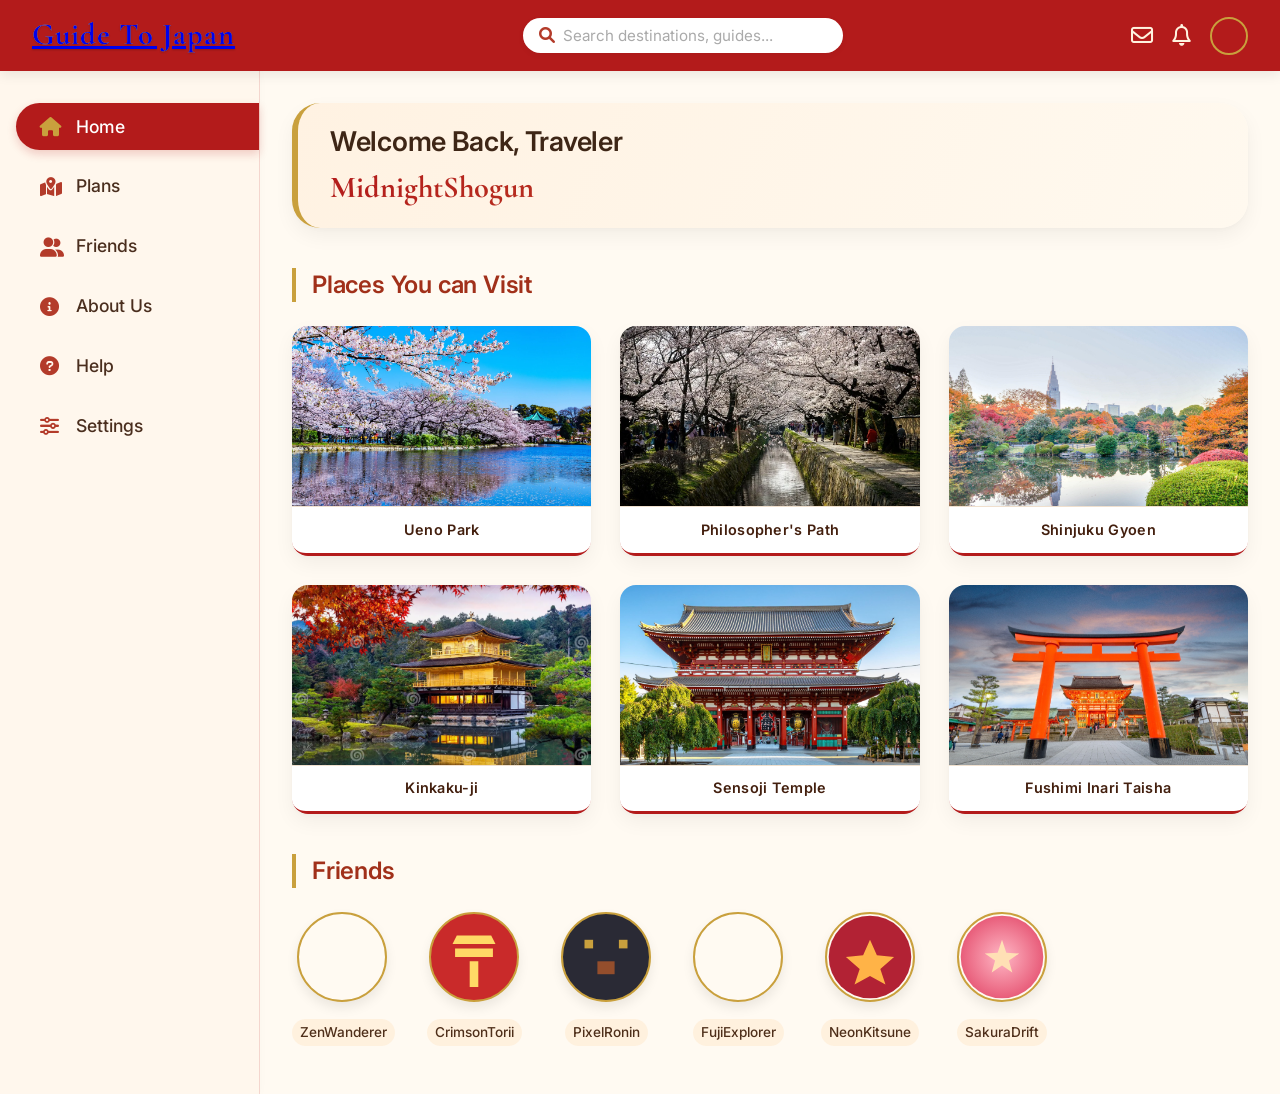
<file: index.html>
<!-- index.html -->
<!DOCTYPE html>
<html lang="en">
<head>
    <meta charset="UTF-8">
    <meta name="viewport" content="width=device-width, initial-scale=1.0, user-scalable=yes">
    <title>Guide To Japan - Dashboard</title>
    <!-- Font Awesome 6 -->
    <link rel="stylesheet" href="https://cdnjs.cloudflare.com/ajax/libs/font-awesome/6.0.0-beta3/css/all.min.css">
    <!-- Google Fonts -->
    <link href="https://fonts.googleapis.com/css2?family=Cormorant+Garamond:wght@600;700&family=Inter:opsz,wght@14..32,300;14..32,400;14..32,500;14..32,600&display=swap" rel="stylesheet">
    <!-- External CSS -->
    <link rel="stylesheet" href="indexstyle.css">
</head>
<body>

<header class="navbar">
    <div class="logo-area">
        <span class="logo-text"><a href="Login.html">Guide To Japan</a></span>
    </div>
    <div class="search-bar">
        <span class="search-icon"><i class="fas fa-search"></i></span>
        <input type="text" placeholder="Search destinations, guides...">
    </div>
    <div class="nav-utils">
        <button class="icon-btn" aria-label="Messages"><i class="far fa-envelope"></i></button>
        <button class="icon-btn" aria-label="Notifications"><i class="far fa-bell"></i></button>
        <a href="profile.html"><div class="user-avatar-small" title="MidnightShogun"></div></a>
    </div>
</header>

<div class="container">
    <aside class="sidebar">
        <nav>
            <a href="index.html" class="nav-item active"><i class="fas fa-home"></i> Home</a>
            <a href="plan.html" class="nav-item"><i class="fas fa-map-marked-alt"></i> Plans</a>
            <a href="friends.html" class="nav-item"><i class="fas fa-user-friends"></i> Friends</a>
            <a href="aboutus.html" class="nav-item"><i class="fas fa-info-circle"></i> About Us</a>
            <a href="help.html" class="nav-item"><i class="fas fa-question-circle"></i> Help</a>
            <a href="setting.html" class="nav-item"><i class="fas fa-sliders-h"></i> Settings</a>
        </nav>
    </aside>

    <main class="main-content">
        <section class="welcome-banner">
            <h1>Welcome Back, Traveler</h1>
            <div class="username">MidnightShogun</div>
        </section>

        <section class="content-group">
            <h3 class="section-title">Places You can Visit</h3>
            <div class="gallery-grid">
                <div class="location-card">
                    <img src="ueno park.webp" alt="Ueno Park cherry blossoms" loading="lazy">
                    <div class="label">Ueno Park</div>
                </div>
                <div class="location-card">
                    <img src="150331_Kyoto-Philosopher-Path-812893.webp" alt="Philosopher's Path Kyoto" loading="lazy">
                    <div class="label">Philosopher's Path</div>
                </div>
                <div class="location-card">
                    <img src="Autumn2013_Shinjuku_Gyoen_01-2048x1361 (1).jpg" alt="Shinjuku Gyoen Garden" loading="lazy">
                    <div class="label">Shinjuku Gyoen</div>
                </div>
                <div class="location-card">
                    <img src="golden-pavilion-kinkakuji-temple-autumn-kyoto-japan-golden-pavilion-kinkakuji-temple-autumn-kyoto-japan-160331880.webp" alt="Kinkaku-ji Golden Pavilion" loading="lazy">
                    <div class="label">Kinkaku-ji</div>
                </div>
                <div class="location-card">
                    <img src="Sensoji Temple.jpg" alt="Sensoji Temple Asakusa" loading="lazy">
                    <div class="label">Sensoji Temple</div>
                </div>
                <div class="location-card">
                    <img src="Fushimi.jpg" alt="Fushimi Inari Torii gates" loading="lazy">
                    <div class="label">Fushimi Inari Taisha</div>
                </div>
            </div>
        </section>

        <section class="content-group">
            <h3 class="section-title">Friends</h3>
            <div class="friends-row">
                <div class="friend-card">
                    <div class="avatar-circle" style="background-image: url('https://randomuser.me/api/portraits/men/15.jpg');"></div>
                    <div class="label">ZenWanderer</div>
                </div>
                <div class="friend-card">
                    <div class="avatar-circle" style="background-image: url('data:image/svg+xml,%3Csvg xmlns=\'http://www.w3.org/2000/svg\' viewBox=\'0 0 100 100\'%3E%3Crect width=\'100\' height=\'100\' fill=\'%23c92a2a\'/%3E%3Cpath fill=\'%23ffd966\' d=\'M25,35 L75,35 L70,25 L30,25 Z M28,40 L72,40 L72,50 L28,50 Z M45,55 L55,55 L55,85 L45,85 Z\'/%3E%3C/svg%3E'); background-size: cover;"></div>
                    <div class="label">CrimsonTorii</div>
                </div>
                <div class="friend-card">
                    <div class="avatar-circle" style="background-image: url('data:image/svg+xml,%3Csvg xmlns=\'http://www.w3.org/2000/svg\' viewBox=\'0 0 100 100\'%3E%3Crect width=\'100\' height=\'100\' fill=\'%232a2a35\'/%3E%3Crect x=\'25\' y=\'30\' width=\'10\' height=\'10\' fill=\'%23c9a03d\'/%3E%3Crect x=\'65\' y=\'30\' width=\'10\' height=\'10\' fill=\'%23c9a03d\'/%3E%3Crect x=\'40\' y=\'55\' width=\'20\' height=\'15\' fill=\'%23944e2c\'/%3E%3C/svg%3E'); background-size: cover;"></div>
                    <div class="label">PixelRonin</div>
                </div>
                <div class="friend-card">
                    <div class="avatar-circle" style="background-image: url('https://randomuser.me/api/portraits/women/68.jpg');"></div>
                    <div class="label">FujiExplorer</div>
                </div>
                <div class="friend-card">
                    <div class="avatar-circle" style="background-image: url('data:image/svg+xml,%3Csvg xmlns=\'http://www.w3.org/2000/svg\' viewBox=\'0 0 100 100\'%3E%3Ccircle cx=\'50\' cy=\'50\' r=\'48\' fill=\'%23b22234\'/%3E%3Cpath fill=\'%23ffb347\' d=\'M50 30 L58 48 L78 50 L62 64 L68 82 L50 72 L32 82 L38 64 L22 50 L42 48 Z\'/%3E%3C/svg%3E'); background-size: cover;"></div>
                    <div class="label">NeonKitsune</div>
                </div>
                <div class="friend-card">
                    <div class="avatar-circle" style="background-image: url('data:image/svg+xml,%3Csvg xmlns=\'http://www.w3.org/2000/svg\' viewBox=\'0 0 100 100\'%3E%3CradialGradient id=\'grad\'%3E%3Cstop offset=\'0%25\' stop-color=\'%23ffb7c5\'/%3E%3Cstop offset=\'100%25\' stop-color=\'%23e85d7a\'/%3E%3C/radialGradient%3E%3Ccircle cx=\'50\' cy=\'50\' r=\'48\' fill=\'url(%23grad)\'/%3E%3Cpath fill=\'%23ffe0b5\' d=\'M50 30 L55 45 L70 46 L58 54 L62 68 L50 60 L38 68 L42 54 L30 46 L45 45 Z\'/%3E%3C/svg%3E'); background-size: cover;"></div>
                    <div class="label">SakuraDrift</div>
                </div>
            </div>
        </section>
        <div class="footer-margin"></div>
    </main>
</div>
</body>
</html>
</file>
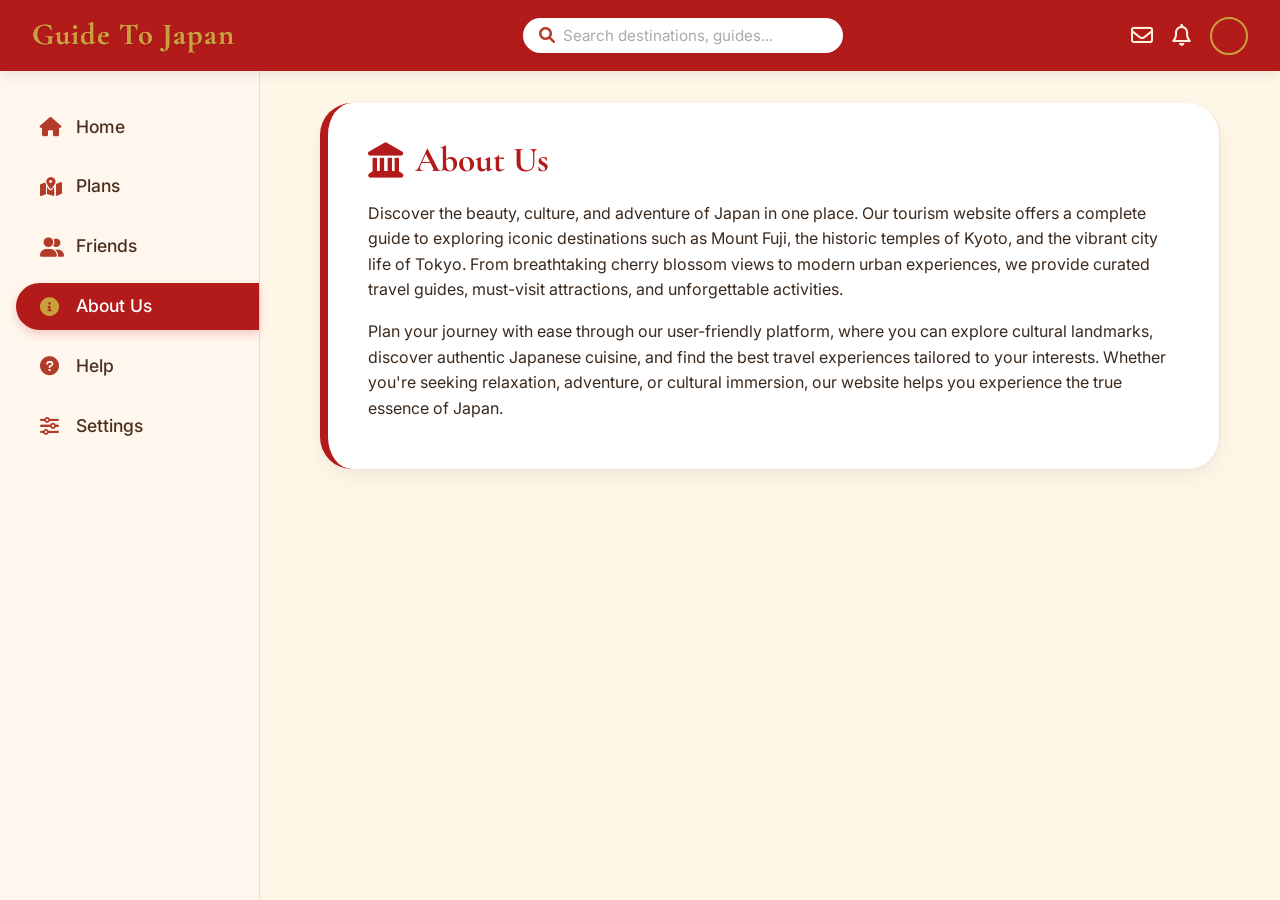
<file: aboutus.html>
<!DOCTYPE html>
<html lang="en">
<head>
    <meta charset="UTF-8">
    <meta name="viewport" content="width=device-width, initial-scale=1.0, user-scalable=yes">
    <title>Guide To Japan – About Us</title>
    <link rel="stylesheet" href="https://cdnjs.cloudflare.com/ajax/libs/font-awesome/6.0.0-beta3/css/all.min.css">
    <link href="https://fonts.googleapis.com/css2?family=Cormorant+Garamond:wght@600;700&family=Inter:opsz,wght@14..32,300;400;500;600&display=swap" rel="stylesheet">
    <link rel="stylesheet" href="aboutusstyle.css">
</head>
<body>

<header class="navbar">
    <div class="logo-area">
        <span class="logo-text">Guide To Japan</span>
    </div>
    <div class="search-bar">
        <span class="search-icon"><i class="fas fa-search"></i></span>
        <input type="text" placeholder="Search destinations, guides...">
    </div>
    <div class="nav-utils">
        <button class="icon-btn" aria-label="Messages"><i class="far fa-envelope"></i></button>
        <button class="icon-btn" aria-label="Notifications"><i class="far fa-bell"></i></button>
        <div class="user-avatar-small" title="MidnightShogun"></div>
    </div>
</header>

<div class="layout-wrapper">
    <aside class="main-sidebar">
        <nav>
            <a href="index.html" class="nav-item"><i class="fas fa-home"></i> Home</a>
            <a href="plan.html" class="nav-item"><i class="fas fa-map-marked-alt"></i> Plans</a>
            <a href="friends.html" class="nav-item"><i class="fas fa-user-friends"></i> Friends</a>
            <a href="aboutus.html" class="nav-item active"><i class="fas fa-info-circle"></i> About Us</a>
            <a href="help.html" class="nav-item"><i class="fas fa-question-circle"></i> Help</a>
            <a href="setting.html" class="nav-item"><i class="fas fa-sliders-h"></i> Settings</a>
        </nav>
    </aside>

    <main class="about-container">
        <div class="about-card">
            <h1><i class="fas fa-landmark"></i> About Us</h1>
            <p>Discover the beauty, culture, and adventure of Japan in one place. Our tourism website offers a complete guide to exploring iconic destinations such as Mount Fuji, the historic temples of Kyoto, and the vibrant city life of Tokyo. From breathtaking cherry blossom views to modern urban experiences, we provide curated travel guides, must-visit attractions, and unforgettable activities.</p>
            <p>Plan your journey with ease through our user-friendly platform, where you can explore cultural landmarks, discover authentic Japanese cuisine, and find the best travel experiences tailored to your interests. Whether you're seeking relaxation, adventure, or cultural immersion, our website helps you experience the true essence of Japan.</p>
        </div>
    </main>
</div>

</body>
</html>
</file>
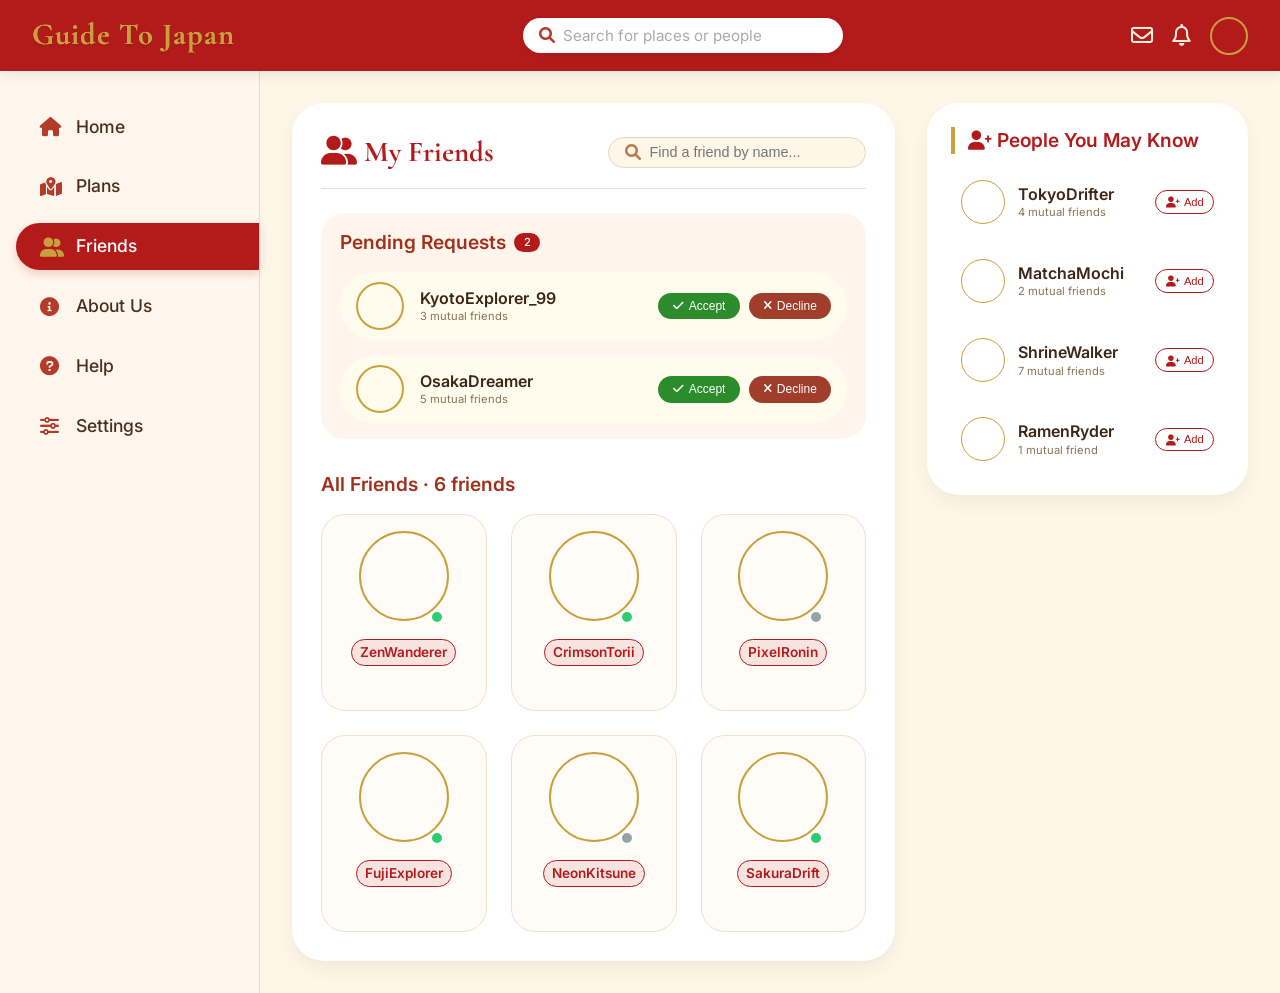
<file: friends.html>
<!DOCTYPE html>
<html lang="en">
<head>
    <meta charset="UTF-8">
    <meta name="viewport" content="width=device-width, initial-scale=1.0, user-scalable=yes">
    <title>Guide To Japan – Friends</title>
    <link rel="stylesheet" href="https://cdnjs.cloudflare.com/ajax/libs/font-awesome/6.0.0-beta3/css/all.min.css">
    <link href="https://fonts.googleapis.com/css2?family=Cormorant+Garamond:wght@600;700&family=Inter:opsz,wght@14..32,300;400;500;600&display=swap" rel="stylesheet">
    <link rel="stylesheet" href="friendstyle.css">
</head>
<body>

<header class="navbar">
    <div class="logo-area">
        <span class="logo-text">Guide To Japan</span>
    </div>
    <div class="search-bar">
        <span class="search-icon"><i class="fas fa-search"></i></span>
        <input type="text" placeholder="Search for places or people">
    </div>
    <div class="nav-utils">
        <button class="icon-btn" aria-label="Messages"><i class="far fa-envelope"></i></button>
        <button class="icon-btn" aria-label="Notifications"><i class="far fa-bell"></i></button>
        <div class="user-avatar-small" title="MidnightShogun"></div>
    </div>
</header>

<div class="layout-wrapper">
    <aside class="main-sidebar">
        <nav>
            <a href="index.html" class="nav-item"><i class="fas fa-home"></i> Home</a>
            <a href="plan.html" class="nav-item"><i class="fas fa-map-marked-alt"></i> Plans</a>
            <a href="friends.html" class="nav-item active"><i class="fas fa-user-friends"></i> Friends</a>
            <a href="aboutus.html" class="nav-item"><i class="fas fa-info-circle"></i> About Us</a>
            <a href="help.html" class="nav-item"><i class="fas fa-question-circle"></i> Help</a>
            <a href="setting.html" class="nav-item"><i class="fas fa-sliders-h"></i> Settings</a>
        </nav>
    </aside>

    <main class="friends-container">
        <div class="friends-main">
            <div class="friends-header">
                <h1><i class="fas fa-user-friends"></i> My Friends</h1>
                <div class="friend-search">
                    <i class="fas fa-search"></i>
                    <input type="text" placeholder="Find a friend by name...">
                </div>
            </div>

            <div class="pending-requests">
                <h3>Pending Requests <span class="badge">2</span></h3>
                <div class="request-list">
                    <div class="request-item">
                        <div class="req-avatar" style="background-image: url('https://randomuser.me/api/portraits/women/44.jpg');"></div>
                        <div class="req-info">
                            <span class="req-name">KyotoExplorer_99</span>
                            <span class="req-mutual">3 mutual friends</span>
                        </div>
                        <div class="req-actions">
                            <button class="accept-btn"><i class="fas fa-check"></i> Accept</button>
                            <button class="decline-btn"><i class="fas fa-times"></i> Decline</button>
                        </div>
                    </div>
                    <div class="request-item">
                        <div class="req-avatar" style="background-image: url('https://randomuser.me/api/portraits/men/55.jpg');"></div>
                        <div class="req-info">
                            <span class="req-name">OsakaDreamer</span>
                            <span class="req-mutual">5 mutual friends</span>
                        </div>
                        <div class="req-actions">
                            <button class="accept-btn"><i class="fas fa-check"></i> Accept</button>
                            <button class="decline-btn"><i class="fas fa-times"></i> Decline</button>
                        </div>
                    </div>
                </div>
            </div>

            <div class="friends-section">
                <h3>All Friends · <span>6 friends</span></h3>
                <div class="friends-grid">
                    <div class="friend-card">
                        <div class="avatar-wrapper">
                            <div class="avatar-circle online" style="background-image: url('https://randomuser.me/api/portraits/men/32.jpg');"></div>
                            <span class="status-dot online"></span>
                        </div>
                        <div class="friend-label">ZenWanderer</div>
                        <div class="hover-actions">
                            <button class="action-btn" title="Message"><i class="far fa-envelope"></i></button>
                            <button class="action-btn" title="View Profile"><i class="far fa-user"></i></button>
                        </div>
                    </div>
                    <div class="friend-card">
                        <div class="avatar-wrapper">
                            <div class="avatar-circle online" style="background-image: url('https://randomuser.me/api/portraits/men/22.jpg');"></div>
                            <span class="status-dot online"></span>
                        </div>
                        <div class="friend-label">CrimsonTorii</div>
                        <div class="hover-actions">
                            <button class="action-btn"><i class="far fa-envelope"></i></button>
                            <button class="action-btn"><i class="far fa-user"></i></button>
                        </div>
                    </div>
                    <div class="friend-card">
                        <div class="avatar-wrapper">
                            <div class="avatar-circle offline" style="background-image: url('https://randomuser.me/api/portraits/men/41.jpg');"></div>
                            <span class="status-dot offline"></span>
                        </div>
                        <div class="friend-label">PixelRonin</div>
                        <div class="hover-actions">
                            <button class="action-btn"><i class="far fa-envelope"></i></button>
                            <button class="action-btn"><i class="far fa-user"></i></button>
                        </div>
                    </div>
                    <div class="friend-card">
                        <div class="avatar-wrapper">
                            <div class="avatar-circle online" style="background-image: url('https://randomuser.me/api/portraits/women/68.jpg');"></div>
                            <span class="status-dot online"></span>
                        </div>
                        <div class="friend-label">FujiExplorer</div>
                        <div class="hover-actions">
                            <button class="action-btn"><i class="far fa-envelope"></i></button>
                            <button class="action-btn"><i class="far fa-user"></i></button>
                        </div>
                    </div>
                    <div class="friend-card">
                        <div class="avatar-wrapper">
                            <div class="avatar-circle offline" style="background-image: url('https://randomuser.me/api/portraits/women/33.jpg');"></div>
                            <span class="status-dot offline"></span>
                        </div>
                        <div class="friend-label">NeonKitsune</div>
                        <div class="hover-actions">
                            <button class="action-btn"><i class="far fa-envelope"></i></button>
                            <button class="action-btn"><i class="far fa-user"></i></button>
                        </div>
                    </div>
                    <div class="friend-card">
                        <div class="avatar-wrapper">
                            <div class="avatar-circle online" style="background-image: url('https://randomuser.me/api/portraits/men/97.jpg');"></div>
                            <span class="status-dot online"></span>
                        </div>
                        <div class="friend-label">SakuraDrift</div>
                        <div class="hover-actions">
                            <button class="action-btn"><i class="far fa-envelope"></i></button>
                            <button class="action-btn"><i class="far fa-user"></i></button>
                        </div>
                    </div>
                </div>
            </div>
        </div>

        <aside class="suggestions-sidebar">
            <h3><i class="fas fa-user-plus"></i> People You May Know</h3>
            <div class="suggestion-list">
                <div class="suggest-item">
                    <div class="suggest-avatar" style="background-image: url('https://randomuser.me/api/portraits/men/12.jpg');"></div>
                    <div class="suggest-info">
                        <span class="suggest-name">TokyoDrifter</span>
                        <span class="suggest-mutual">4 mutual friends</span>
                    </div>
                    <button class="add-friend-btn"><i class="fas fa-user-plus"></i> Add</button>
                </div>
                <div class="suggest-item">
                    <div class="suggest-avatar" style="background-image: url('https://randomuser.me/api/portraits/women/29.jpg');"></div>
                    <div class="suggest-info">
                        <span class="suggest-name">MatchaMochi</span>
                        <span class="suggest-mutual">2 mutual friends</span>
                    </div>
                    <button class="add-friend-btn"><i class="fas fa-user-plus"></i> Add</button>
                </div>
                <div class="suggest-item">
                    <div class="suggest-avatar" style="background-image: url('https://randomuser.me/api/portraits/men/77.jpg');"></div>
                    <div class="suggest-info">
                        <span class="suggest-name">ShrineWalker</span>
                        <span class="suggest-mutual">7 mutual friends</span>
                    </div>
                    <button class="add-friend-btn"><i class="fas fa-user-plus"></i> Add</button>
                </div>
                <div class="suggest-item">
                    <div class="suggest-avatar" style="background-image: url('https://randomuser.me/api/portraits/women/91.jpg');"></div>
                    <div class="suggest-info">
                        <span class="suggest-name">RamenRyder</span>
                        <span class="suggest-mutual">1 mutual friend</span>
                    </div>
                    <button class="add-friend-btn"><i class="fas fa-user-plus"></i> Add</button>
                </div>
            </div>
        </aside>
    </main>
</div>

</body>
</html>
</file>
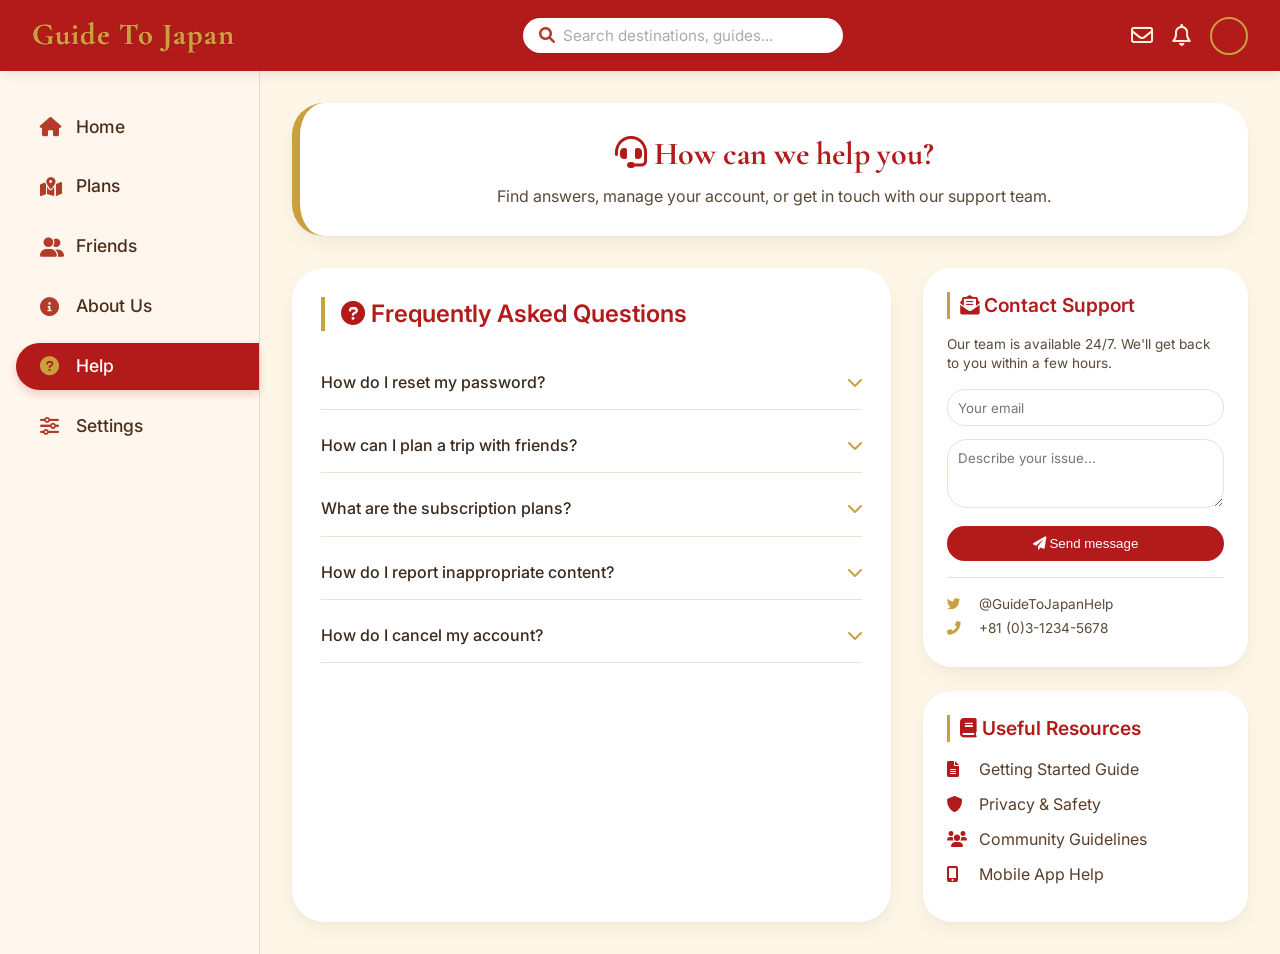
<file: help.html>
<!DOCTYPE html>
<html lang="en">
<head>
    <meta charset="UTF-8">
    <meta name="viewport" content="width=device-width, initial-scale=1.0, user-scalable=yes">
    <title>Guide To Japan – Help Center</title>
    <link rel="stylesheet" href="https://cdnjs.cloudflare.com/ajax/libs/font-awesome/6.0.0-beta3/css/all.min.css">
    <link href="https://fonts.googleapis.com/css2?family=Cormorant+Garamond:wght@600;700&family=Inter:opsz,wght@14..32,300;400;500;600&display=swap" rel="stylesheet">
    <link rel="stylesheet" href="helpstyle.css">
</head>
<body>

<header class="navbar">
    <div class="logo-area">
        <span class="logo-text">Guide To Japan</span>
    </div>
    <div class="search-bar">
        <span class="search-icon"><i class="fas fa-search"></i></span>
        <input type="text" placeholder="Search destinations, guides...">
    </div>
    <div class="nav-utils">
        <button class="icon-btn" aria-label="Messages"><i class="far fa-envelope"></i></button>
        <button class="icon-btn" aria-label="Notifications"><i class="far fa-bell"></i></button>
        <div class="user-avatar-small" title="MidnightShogun"></div>
    </div>
</header>

<div class="layout-wrapper">
    <aside class="main-sidebar">
        <nav>
            <a href="index.html" class="nav-item"><i class="fas fa-home"></i> Home</a>
            <a href="plan.html" class="nav-item"><i class="fas fa-map-marked-alt"></i> Plans</a>
            <a href="friends.html" class="nav-item"><i class="fas fa-user-friends"></i> Friends</a>
            <a href="aboutus.html" class="nav-item"><i class="fas fa-info-circle"></i> About Us</a>
            <a href="help.html" class="nav-item active"><i class="fas fa-question-circle"></i> Help</a>
            <a href="setting.html" class="nav-item"><i class="fas fa-sliders-h"></i> Settings</a>
        </nav>
    </aside>

    <main class="help-container">
        <div class="help-header">
            <h1><i class="fas fa-headset"></i> How can we help you?</h1>
            <p>Find answers, manage your account, or get in touch with our support team.</p>
        </div>

        <div class="help-content">
            <div class="faq-section">
                <h2><i class="fas fa-question-circle"></i> Frequently Asked Questions</h2>
                
                <div class="faq-item">
                    <div class="faq-question">
                        <span>How do I reset my password?</span>
                        <i class="fas fa-chevron-down"></i>
                    </div>
                    <div class="faq-answer">
                        <p>Go to <strong>Settings → Account</strong> and click "Update" next to your password. You'll receive a verification email to set a new password. Alternatively, use the "Forgot password" link on the login page.</p>
                    </div>
                </div>

                <div class="faq-item">
                    <div class="faq-question">
                        <span>How can I plan a trip with friends?</span>
                        <i class="fas fa-chevron-down"></i>
                    </div>
                    <div class="faq-answer">
                        <p>Navigate to the <strong>Plans</strong> tab, build your itinerary, and then use the "Share with friends" option inside the plan. Your friends can comment and suggest changes.</p>
                    </div>
                </div>

                <div class="faq-item">
                    <div class="faq-question">
                        <span>What are the subscription plans?</span>
                        <i class="fas fa-chevron-down"></i>
                    </div>
                    <div class="faq-answer">
                        <p>We offer a free Basic plan with core features. Premium plans (Explorer, Wanderer) unlock offline maps, priority support, and exclusive travel guides. Check <strong>Settings → Subscription</strong> for details.</p>
                    </div>
                </div>

                <div class="faq-item">
                    <div class="faq-question">
                        <span>How do I report inappropriate content?</span>
                        <i class="fas fa-chevron-down"></i>
                    </div>
                    <div class="faq-answer">
                        <p>Click the flag icon (🟨) on any post or comment. Our moderation team will review it within 24 hours. You can also email <strong>support@guidetojapan.com</strong> directly.</p>
                    </div>
                </div>

                <div class="faq-item">
                    <div class="faq-question">
                        <span>How do I cancel my account?</span>
                        <i class="fas fa-chevron-down"></i>
                    </div>
                    <div class="faq-answer">
                        <p>Visit <strong>Settings → Account → Delete Account</strong>. You'll be asked to confirm your decision. Data deletion is permanent after 30 days of inactivity.</p>
                    </div>
                </div>
            </div>

            <div class="support-section">
                <div class="contact-card">
                    <h3><i class="fas fa-envelope-open-text"></i> Contact Support</h3>
                    <p>Our team is available 24/7. We'll get back to you within a few hours.</p>
                    <form id="support-form">
                        <input type="text" placeholder="Your email" required>
                        <textarea rows="3" placeholder="Describe your issue..." required></textarea>
                        <button type="submit"><i class="fas fa-paper-plane"></i> Send message</button>
                    </form>
                    <div class="alt-contact">
                        <p><i class="fab fa-twitter"></i> @GuideToJapanHelp</p>
                        <p><i class="fas fa-phone-alt"></i> +81 (0)3-1234-5678</p>
                    </div>
                </div>

                <div class="resources-card">
                    <h3><i class="fas fa-book"></i> Useful Resources</h3>
                    <ul>
                        <li><a href="#"><i class="fas fa-file-alt"></i> Getting Started Guide</a></li>
                        <li><a href="#"><i class="fas fa-shield-alt"></i> Privacy & Safety</a></li>
                        <li><a href="#"><i class="fas fa-users"></i> Community Guidelines</a></li>
                        <li><a href="#"><i class="fas fa-mobile-alt"></i> Mobile App Help</a></li>
                    </ul>
                </div>
            </div>
        </div>
    </main>
</div>

<script>
    const faqQuestions = document.querySelectorAll('.faq-question');
    faqQuestions.forEach(question => {
        question.addEventListener('click', () => {
            const faqItem = question.parentElement;
            faqItem.classList.toggle('open');
        });
    });

    const supportForm = document.getElementById('support-form');
    supportForm.addEventListener('submit', (e) => {
        e.preventDefault();
        alert('Your message has been sent! Our support team will reply soon.');
        supportForm.reset();
    });
</script>
</body>
</html>
</file>
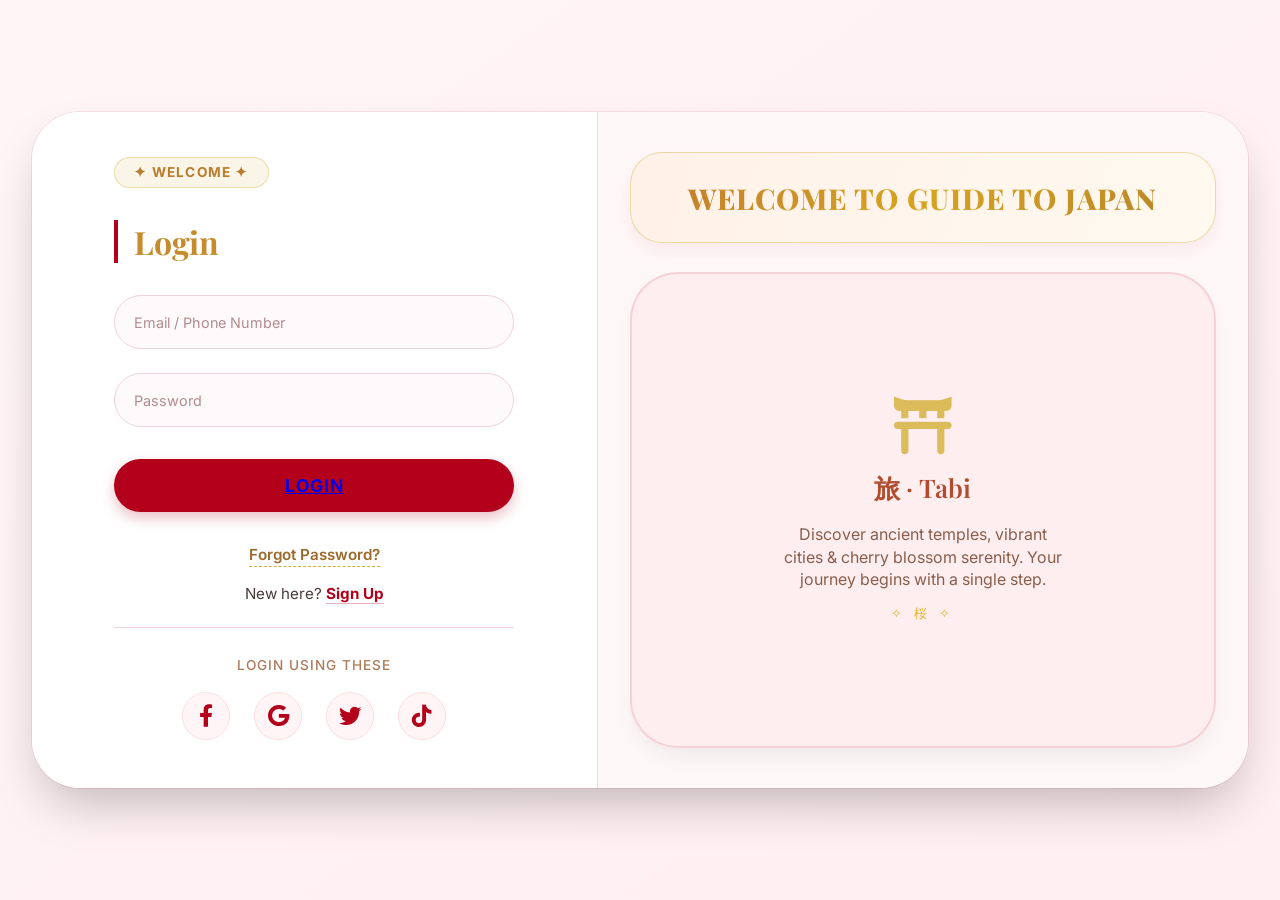
<file: Login.html>
<!DOCTYPE html>
<html lang="en">
<head>
    <meta charset="UTF-8">
    <meta name="viewport" content="width=device-width, initial-scale=1.0, user-scalable=yes">
    <title>Guide to Japan | Authentic Login Experience</title>
    <link href="https://fonts.googleapis.com/css2?family=Inter:opsz,wght@14..32,300;14..32,400;14..32,500;14..32,600;14..32,700&family=Playfair+Display:wght@400;500;600;700;800&display=swap" rel="stylesheet">
    <link rel="stylesheet" href="https://cdnjs.cloudflare.com/ajax/libs/font-awesome/6.0.0-beta3/css/all.min.css">
    <link rel="stylesheet" href="loginstyle.css">
</head>
<body>

<div class="japan-login-container">
    <div class="auth-sidebar">
        <div class="auth-card">
            <div class="login-header-badge">✦ Welcome  ✦</div>
            <div class="auth-gold-title">Login</div>

            <div class="input-group">
                <input type="text" class="input-field" placeholder="Email / Phone Number" aria-label="Email or phone number">
            </div>
            <div class="input-group">
                <input type="password" class="input-field" placeholder="Password" aria-label="Password">
            </div>

            <button class="login-btn"><a href="index.html">LOGIN</a></button>

            <div class="forgot-password">
                <a href="#">Forgot Password?</a>
            </div>

            <div class="signup-row">
                <span>New here? </span><a href="signup.html">Sign Up</a>
            </div>

            <div class="social-section">
                <span class="social-label">Login Using These</span>
                <div class="social-icons">
                    <a href="#" class="social-icon" aria-label="Facebook"><i class="fab fa-facebook-f"></i></a>
                    <a href="#" class="social-icon" aria-label="Google"><i class="fab fa-google"></i></a>
                    <a href="#" class="social-icon" aria-label="X (Twitter)"><i class="fab fa-twitter"></i></a>
                    <a href="#" class="social-icon" aria-label="TikTok"><i class="fab fa-tiktok"></i></a>
                </div>
            </div>
        </div>
    </div>

    <div class="branding-area">
        <div class="welcome-banner">
            <h1>WELCOME TO GUIDE TO JAPAN</h1>
        </div>

        <div class="empty-visual-container">
            <div class="placeholder-content">
                <i class="fas fa-torii-gate"></i>
                <h3>旅 · Tabi</h3>
                <p>Discover ancient temples, vibrant cities & cherry blossom serenity. Your journey begins with a single step.</p>
                <div class="decorative-sakura">
                    ✧ 桜 ✧
                </div>
            </div>
        </div>
    </div>
</div>

</body>
</html>
</file>
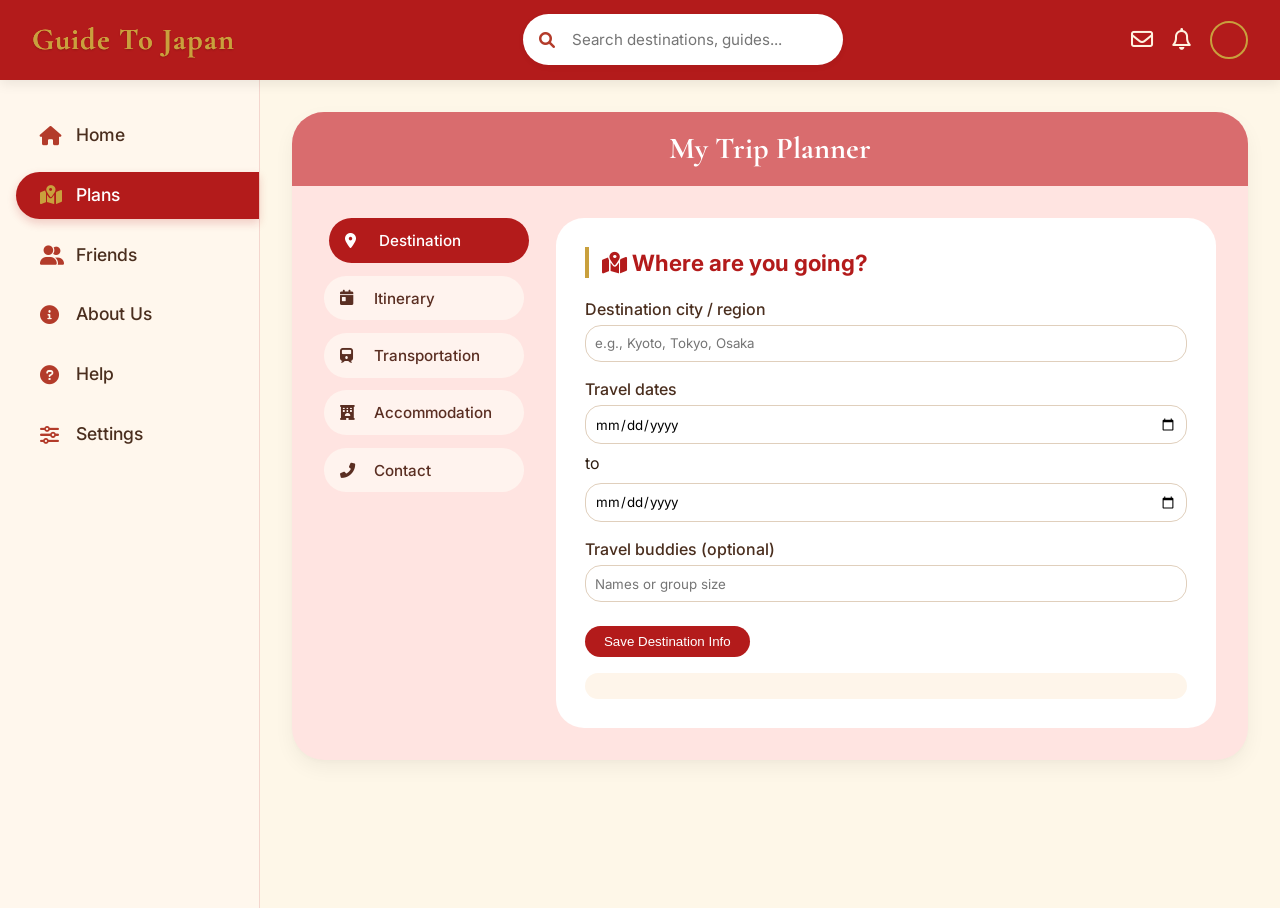
<file: plan.html>
<!DOCTYPE html>
<html lang="en">
<head>
    <meta charset="UTF-8">
    <meta name="viewport" content="width=device-width, initial-scale=1.0, user-scalable=yes">
    <title>Guide To Japan – Plan Your Trip</title>
    <link rel="stylesheet" href="https://cdnjs.cloudflare.com/ajax/libs/font-awesome/6.0.0-beta3/css/all.min.css">
    <link href="https://fonts.googleapis.com/css2?family=Cormorant+Garamond:wght@600;700&family=Inter:opsz,wght@14..32,300;400;500;600&display=swap" rel="stylesheet">
    <link rel="stylesheet" href="planstyle.css">
</head>
<body>

<header class="navbar">
    <div class="logo-area">
        <span class="logo-text">Guide To Japan</span>
    </div>
    <div class="search-bar">
        <span class="search-icon"><i class="fas fa-search"></i></span>
        <input type="text" placeholder="Search destinations, guides...">
    </div>
    <div class="nav-utils">
        <button class="icon-btn" aria-label="Messages"><i class="far fa-envelope"></i></button>
        <button class="icon-btn" aria-label="Notifications"><i class="far fa-bell"></i></button>
        <div class="user-avatar-small" title="MidnightShogun"></div>
    </div>
</header>

<div class="layout-wrapper">
    <aside class="main-sidebar">
        <nav>
            <a href="index.html" class="nav-item"><i class="fas fa-home"></i> Home</a>
            <a href="plan.html" class="nav-item active"><i class="fas fa-map-marked-alt"></i> Plans</a>
            <a href="friends.html" class="nav-item"><i class="fas fa-user-friends"></i> Friends</a>
            <a href="aboutus.html" class="nav-item"><i class="fas fa-info-circle"></i> About Us</a>
            <a href="help.html" class="nav-item"><i class="fas fa-question-circle"></i> Help</a>
            <a href="setting.html" class="nav-item"><i class="fas fa-sliders-h"></i> Settings</a>
        </nav>
    </aside>

    <main class="planning-container">
        <div class="planning-card">
            <div class="planning-header">My Trip Planner</div>
            <div class="planning-body">
                <div class="planning-submenu">
                    <button class="submenu-btn active" data-section="destination"><i class="fas fa-map-marker-alt"></i> Destination</button>
                    <button class="submenu-btn" data-section="itinerary"><i class="fas fa-calendar-day"></i> Itinerary</button>
                    <button class="submenu-btn" data-section="transport"><i class="fas fa-train"></i> Transportation</button>
                    <button class="submenu-btn" data-section="accommodation"><i class="fas fa-hotel"></i> Accommodation</button>
                    <button class="submenu-btn" data-section="contact"><i class="fas fa-phone-alt"></i> Contact</button>
                </div>
                
                <div class="planning-content" id="planning-content">
                    <div id="destination-panel" class="plan-panel active-panel">
                        <h3><i class="fas fa-map-marked-alt"></i> Where are you going?</h3>
                        <div class="form-group">
                            <label>Destination city / region</label>
                            <input type="text" id="dest-city" placeholder="e.g., Kyoto, Tokyo, Osaka">
                        </div>
                        <div class="form-group">
                            <label>Travel dates</label>
                            <div class="date-range">
                                <input type="date" id="start-date"> to <input type="date" id="end-date">
                            </div>
                        </div>
                        <div class="form-group">
                            <label>Travel buddies (optional)</label>
                            <input type="text" id="travel-buddies" placeholder="Names or group size">
                        </div>
                        <button class="save-btn" id="save-destination">Save Destination Info</button>
                        <div class="saved-info" id="saved-destination"></div>
                    </div>

                    <div id="itinerary-panel" class="plan-panel">
                        <h3><i class="fas fa-list-ul"></i> Daily Itinerary</h3>
                        <div class="itinerary-form">
                            <input type="text" id="day-title" placeholder="Day title (e.g., Day 1 – Arrival)">
                            <textarea id="day-activities" rows="2" placeholder="Activities, sights, meals..."></textarea>
                            <button id="add-itinerary-item" class="add-btn"><i class="fas fa-plus"></i> Add activity</button>
                        </div>
                        <ul id="itinerary-list" class="itinerary-list"></ul>
                    </div>

                    <div id="transport-panel" class="plan-panel">
                        <h3><i class="fas fa-exchange-alt"></i> Getting around</h3>
                        <div class="form-group">
                            <label>Main transport method</label>
                            <select id="transport-mode">
                                <option value="train">Train / Shinkansen</option>
                                <option value="bus">Highway Bus</option>
                                <option value="car">Car Rental</option>
                                <option value="plane">Domestic Flight</option>
                            </select>
                        </div>
                        <div class="form-group">
                            <label>Notes / Reservations</label>
                            <textarea id="transport-notes" rows="2" placeholder="e.g., JR Pass activated, flight number..."></textarea>
                        </div>
                        <button id="save-transport" class="save-btn">Save transportation details</button>
                        <div id="saved-transport" class="saved-info"></div>
                    </div>

                    <div id="accommodation-panel" class="plan-panel">
                        <h3><i class="fas fa-bed"></i> Where to stay</h3>
                        <div class="form-group">
                            <label>Hotel / Ryokan name</label>
                            <input type="text" id="accommodation-name" placeholder="e.g., The Gate Hotel">
                        </div>
                        <div class="form-group">
                            <label>Address</label>
                            <input type="text" id="accommodation-address" placeholder="District, city">
                        </div>
                        <div class="form-group">
                            <label>Check-in / Check-out</label>
                            <div class="date-range">
                                <input type="date" id="checkin"> to <input type="date" id="checkout">
                            </div>
                        </div>
                        <button id="save-accommodation" class="save-btn">Save accommodation</button>
                        <div id="saved-accommodation" class="saved-info"></div>
                    </div>

                    <div id="contact-panel" class="plan-panel">
                        <h3><i class="fas fa-address-book"></i> Emergency & Contacts</h3>
                        <div class="form-group">
                            <label>Emergency contact name</label>
                            <input type="text" id="emergency-name">
                        </div>
                        <div class="form-group">
                            <label>Phone number</label>
                            <input type="tel" id="emergency-phone">
                        </div>
                        <div class="form-group">
                            <label>Local embassy / tourist police</label>
                            <input type="text" id="local-help" placeholder="e.g., +81-xxx-xxx">
                        </div>
                        <button id="save-contacts" class="save-btn">Save contacts</button>
                        <div id="saved-contacts" class="saved-info"></div>
                    </div>
                </div>
            </div>
        </div>
    </main>
</div>

<script>
    let planData = {
        destination: { city: "", start: "", end: "", buddies: "" },
        itinerary: [],
        transport: { mode: "train", notes: "" },
        accommodation: { name: "", address: "", checkin: "", checkout: "" },
        contact: { emergencyName: "", emergencyPhone: "", localHelp: "" }
    };

    function loadData() {
        const saved = localStorage.getItem("guideToJapan_plan");
        if (saved) {
            planData = JSON.parse(saved);
        }
        renderAllPanels();
    }

    function saveToLocal() {
        localStorage.setItem("guideToJapan_plan", JSON.stringify(planData));
    }

    function renderAllPanels() {
        const destDiv = document.getElementById("saved-destination");
        if (planData.destination.city) {
            destDiv.innerHTML = `<strong>📍 Saved:</strong> ${planData.destination.city} (${planData.destination.start || "?"} to ${planData.destination.end || "?"})<br>👥 ${planData.destination.buddies || "No buddies specified"}`;
        } else {
            destDiv.innerHTML = "";
        }
        document.getElementById("dest-city").value = planData.destination.city;
        document.getElementById("start-date").value = planData.destination.start;
        document.getElementById("end-date").value = planData.destination.end;
        document.getElementById("travel-buddies").value = planData.destination.buddies;

        const itineraryList = document.getElementById("itinerary-list");
        itineraryList.innerHTML = "";
        planData.itinerary.forEach((item, idx) => {
            const li = document.createElement("li");
            li.innerHTML = `<strong>${item.title}</strong><p>${item.activities}</p><button class="delete-itinerary" data-idx="${idx}"><i class="fas fa-trash"></i></button>`;
            itineraryList.appendChild(li);
        });
        document.querySelectorAll(".delete-itinerary").forEach(btn => {
            btn.addEventListener("click", (e) => {
                const idx = parseInt(btn.getAttribute("data-idx"));
                planData.itinerary.splice(idx, 1);
                saveToLocal();
                renderAllPanels();
            });
        });

        document.getElementById("transport-mode").value = planData.transport.mode;
        document.getElementById("transport-notes").value = planData.transport.notes;
        const transportDiv = document.getElementById("saved-transport");
        if (planData.transport.mode || planData.transport.notes) {
            transportDiv.innerHTML = `<strong>🚗 Transport:</strong> ${planData.transport.mode}<br>📝 ${planData.transport.notes || "No notes"}`;
        } else transportDiv.innerHTML = "";

        document.getElementById("accommodation-name").value = planData.accommodation.name;
        document.getElementById("accommodation-address").value = planData.accommodation.address;
        document.getElementById("checkin").value = planData.accommodation.checkin;
        document.getElementById("checkout").value = planData.accommodation.checkout;
        const accDiv = document.getElementById("saved-accommodation");
        if (planData.accommodation.name) {
            accDiv.innerHTML = `<strong>🏨 Stay:</strong> ${planData.accommodation.name}<br>📍 ${planData.accommodation.address}<br>📅 ${planData.accommodation.checkin} → ${planData.accommodation.checkout}`;
        } else accDiv.innerHTML = "";

        document.getElementById("emergency-name").value = planData.contact.emergencyName;
        document.getElementById("emergency-phone").value = planData.contact.emergencyPhone;
        document.getElementById("local-help").value = planData.contact.localHelp;
        const contactDiv = document.getElementById("saved-contacts");
        if (planData.contact.emergencyName) {
            contactDiv.innerHTML = `<strong>📞 Emergency:</strong> ${planData.contact.emergencyName} (${planData.contact.emergencyPhone})<br>🆘 Local: ${planData.contact.localHelp || "—"}`;
        } else contactDiv.innerHTML = "";
    }

    document.getElementById("save-destination").addEventListener("click", () => {
        planData.destination.city = document.getElementById("dest-city").value;
        planData.destination.start = document.getElementById("start-date").value;
        planData.destination.end = document.getElementById("end-date").value;
        planData.destination.buddies = document.getElementById("travel-buddies").value;
        saveToLocal();
        renderAllPanels();
        alert("Destination saved!");
    });

    document.getElementById("add-itinerary-item").addEventListener("click", () => {
        const title = document.getElementById("day-title").value.trim();
        const acts = document.getElementById("day-activities").value.trim();
        if (!title && !acts) return;
        planData.itinerary.push({ title: title || "Untitled day", activities: acts || "No details" });
        saveToLocal();
        renderAllPanels();
        document.getElementById("day-title").value = "";
        document.getElementById("day-activities").value = "";
    });

    document.getElementById("save-transport").addEventListener("click", () => {
        planData.transport.mode = document.getElementById("transport-mode").value;
        planData.transport.notes = document.getElementById("transport-notes").value;
        saveToLocal();
        renderAllPanels();
        alert("Transportation saved!");
    });

    document.getElementById("save-accommodation").addEventListener("click", () => {
        planData.accommodation.name = document.getElementById("accommodation-name").value;
        planData.accommodation.address = document.getElementById("accommodation-address").value;
        planData.accommodation.checkin = document.getElementById("checkin").value;
        planData.accommodation.checkout = document.getElementById("checkout").value;
        saveToLocal();
        renderAllPanels();
        alert("Accommodation saved!");
    });

    document.getElementById("save-contacts").addEventListener("click", () => {
        planData.contact.emergencyName = document.getElementById("emergency-name").value;
        planData.contact.emergencyPhone = document.getElementById("emergency-phone").value;
        planData.contact.localHelp = document.getElementById("local-help").value;
        saveToLocal();
        renderAllPanels();
        alert("Contact info saved!");
    });

    const submenuBtns = document.querySelectorAll('.submenu-btn');
    const panels = document.querySelectorAll('.plan-panel');
    function switchPanel(panelId) {
        panels.forEach(panel => panel.classList.remove('active-panel'));
        const target = document.getElementById(`${panelId}-panel`);
        if (target) target.classList.add('active-panel');
        submenuBtns.forEach(btn => {
            btn.classList.remove('active');
            if (btn.getAttribute('data-section') === panelId) btn.classList.add('active');
        });
    }
    submenuBtns.forEach(btn => {
        btn.addEventListener('click', () => {
            const section = btn.getAttribute('data-section');
            switchPanel(section);
        });
    });
    loadData();
    switchPanel('destination');
</script>
</body>
</html>
</file>
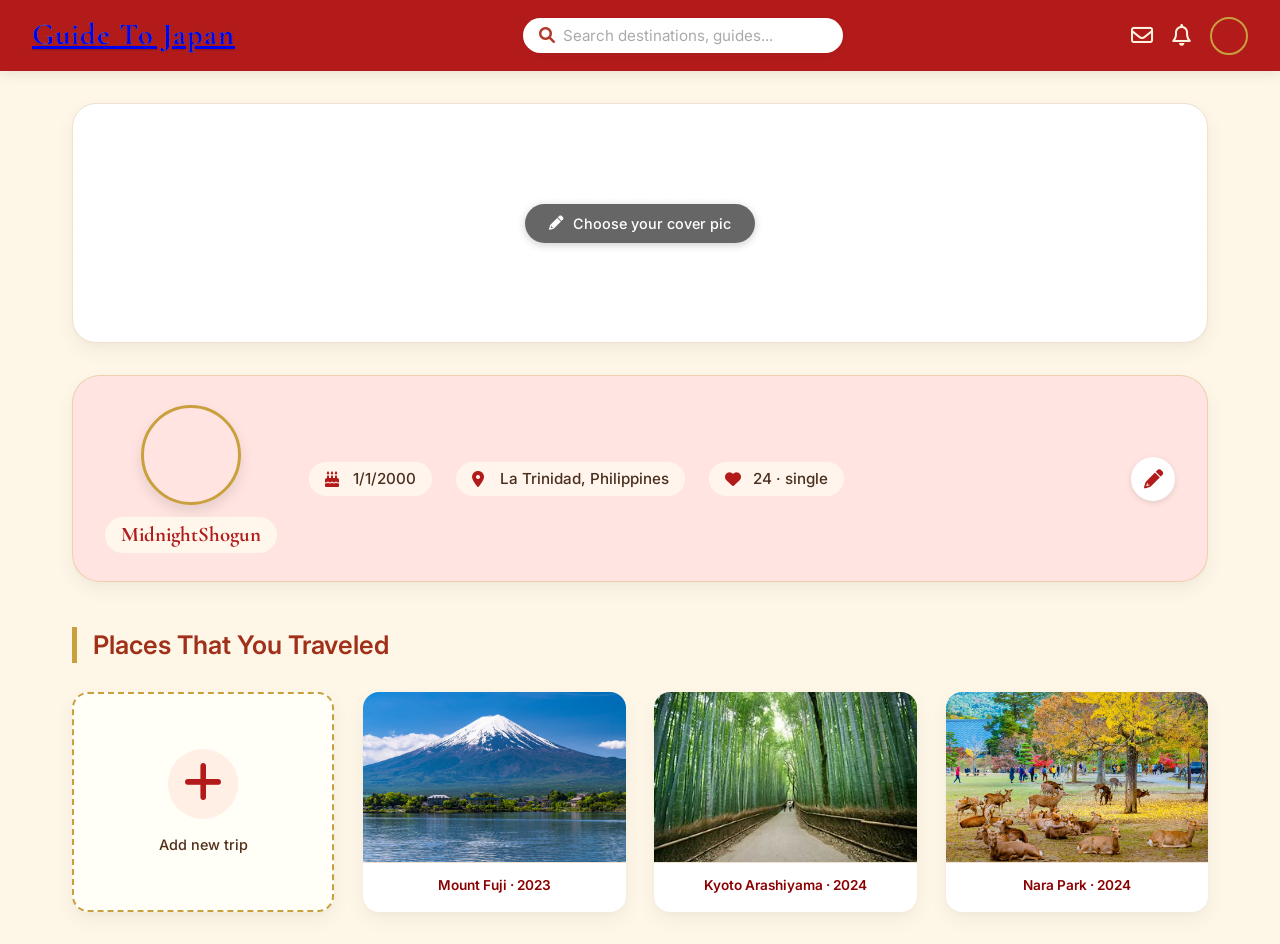
<file: profile.html>
<!DOCTYPE html>
<html lang="en">
<head>
    <meta charset="UTF-8">
    <meta name="viewport" content="width=device-width, initial-scale=1.0, user-scalable=yes">
    <title>Profile - Guide To Japan</title>
    <link rel="stylesheet" href="https://cdnjs.cloudflare.com/ajax/libs/font-awesome/6.0.0-beta3/css/all.min.css">
    <link href="https://fonts.googleapis.com/css2?family=Cormorant+Garamond:wght@600;700&family=Inter:opsz,wght@14..32,300;14..32,400;14..32,500;14..32,600&display=swap" rel="stylesheet">
    <link rel="stylesheet" href="profilestyle.css">
</head>
<body>

<header class="navbar">
    <div class="logo-area">
        <span class="logo-text"><a href="index.html">Guide To Japan</a></span>
    </div>
    <div class="search-bar">
        <span class="search-icon"><i class="fas fa-search"></i></span>
        <input type="text" placeholder="Search destinations, guides...">
    </div>
    <div class="nav-utils">
        <button class="icon-btn" aria-label="Messages"><i class="far fa-envelope"></i></button>
        <button class="icon-btn" aria-label="Notifications"><i class="far fa-bell"></i></button>
        <div class="user-avatar-small" title="MidnightShogun"></div>
    </div>
</header>

<main class="profile-main">
    <section class="cover-section">
        <div class="cover-placeholder">
            <button class="edit-cover-btn"><i class="fas fa-pencil-alt"></i> Choose your cover pic</button>
        </div>
    </section>

    <section class="profile-info-card">
        <div class="info-content">
            <div class="user-identity">
                <div class="profile-avatar-large"></div>
                <div class="user-name-tag">MidnightShogun</div>
            </div>
            <div class="user-stats">
                <p><i class="fas fa-cake-candles"></i> 1/1/2000</p>
                <p><i class="fas fa-location-dot"></i> La Trinidad, Philippines</p>
                <p><i class="fas fa-heart"></i> 24 · single</p>
            </div>
            <div class="edit-action">
                <button class="edit-icon-btn" aria-label="Edit profile"><i class="fas fa-pencil-alt"></i></button>
            </div>
        </div>
    </section>

    <section class="travel-history">
        <h3 class="section-title">Places That You Traveled</h3>
        <div class="travel-gallery">
            <div class="add-trip-card">
                <div class="plus-icon"><i class="fas fa-plus"></i></div>
                <p>Add new trip</p>
            </div>
            <div class="travel-card">
                <img src="Fuji.avif" alt="Mount Fuji">
                <div class="travel-label">Mount Fuji · 2023</div>
            </div>
            <div class="travel-card">
                <img src="Arashiyama.jpg" alt="Kyoto">
                <div class="travel-label">Kyoto Arashiyama · 2024</div>
            </div>
            <div class="travel-card">
                <img src="Nara.jpg" alt="Nara">
                <div class="travel-label">Nara Park · 2024</div>
            </div>
        </div>
    </section>
</main>

</body>
</html>
</file>
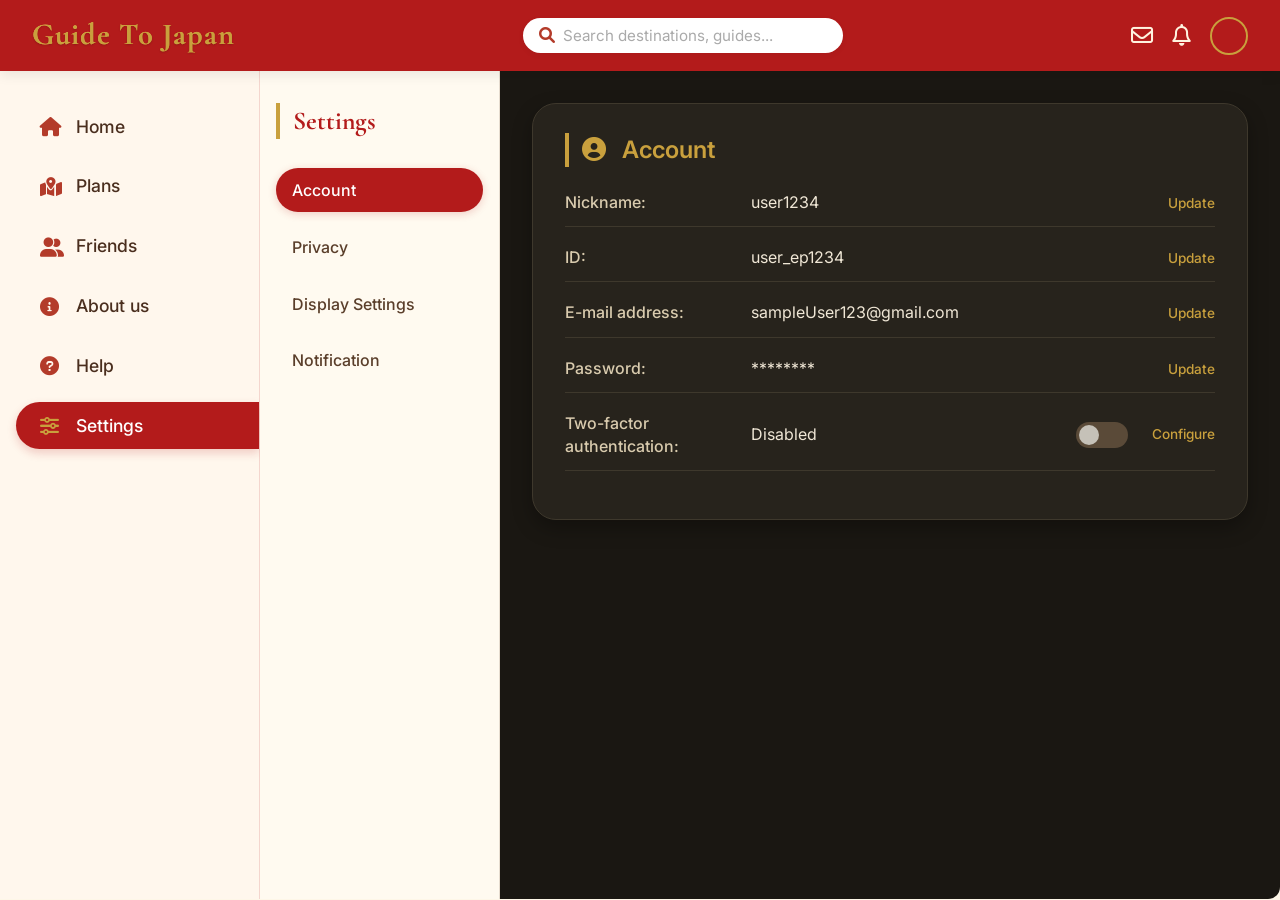
<file: setting.html>
<!DOCTYPE html>
<html lang="en">
<head>
    <meta charset="UTF-8">
    <meta name="viewport" content="width=device-width, initial-scale=1.0, user-scalable=yes">
    <title>Settings - Guide To Japan</title>
    <link rel="stylesheet" href="https://cdnjs.cloudflare.com/ajax/libs/font-awesome/6.0.0-beta3/css/all.min.css">
    <link href="https://fonts.googleapis.com/css2?family=Cormorant+Garamond:wght@600;700&family=Inter:opsz,wght@14..32,300;14..32,400;14..32,500;14..32,600&display=swap" rel="stylesheet">
    <link rel="stylesheet" href="settingstyle.css">
</head>
<body>

<header class="navbar">
    <div class="logo-area">
        <span class="logo-text">Guide To Japan</span>
    </div>
    <div class="search-bar">
        <span class="search-icon"><i class="fas fa-search"></i></span>
        <input type="text" placeholder="Search destinations, guides...">
    </div>
    <div class="nav-utils">
        <button class="icon-btn" aria-label="Messages"><i class="far fa-envelope"></i></button>
        <button class="icon-btn" aria-label="Notifications"><i class="far fa-bell"></i></button>
        <div class="user-avatar-small" title="MidnightShogun"></div>
    </div>
</header>

<div class="layout-wrapper">
    <aside class="main-sidebar">
        <nav>
            <a href="index.html" class="nav-item"><i class="fas fa-home"></i> Home</a>
            <a href="plan.html" class="nav-item"><i class="fas fa-map-marked-alt"></i> Plans</a>
            <a href="friends.html" class="nav-item"><i class="fas fa-user-friends"></i> Friends</a>
            <a href="aboutus.html" class="nav-item"><i class="fas fa-info-circle"></i> About us</a>
            <a href="help.html" class="nav-item"><i class="fas fa-question-circle"></i> Help</a>
            <a href="setting.html" class="nav-item active"><i class="fas fa-sliders-h"></i> Settings</a>
        </nav>
    </aside>

    <aside class="settings-sidebar">
        <h2>Settings</h2>
        <div class="settings-nav">
            <button class="settings-btn active" data-panel="account">Account</button>
            <button class="settings-btn" data-panel="privacy">Privacy</button>
            <button class="settings-btn" data-panel="display">Display Settings</button>
            <button class="settings-btn" data-panel="notification">Notification</button>
        </div>
    </aside>

    <main class="settings-display dark-panel">
        
        <div id="account-panel" class="settings-card active-panel">
            <h3><i class="fas fa-user-circle"></i> Account</h3>
            <div class="setting-row">
                <span class="label">Nickname:</span>
                <span class="value">user1234</span>
                <a href="#" class="update-link">Update</a>
            </div>
            <div class="setting-row">
                <span class="label">ID:</span>
                <span class="value">user_ep1234</span>
                <a href="#" class="update-link">Update</a>
            </div>
            <div class="setting-row">
                <span class="label">E-mail address:</span>
                <span class="value">sampleUser123@gmail.com</span>
                <a href="#" class="update-link">Update</a>
            </div>
            <div class="setting-row">
                <span class="label">Password:</span>
                <span class="value">********</span>
                <a href="#" class="update-link">Update</a>
            </div>
            <div class="setting-row twofa">
                <span class="label">Two-factor authentication:</span>
                <span class="value">Disabled</span>
                <label class="toggle-switch">
                    <input type="checkbox" class="toggle-input">
                    <span class="toggle-slider"></span>
                </label>
                <a href="#" class="configure-link">Configure</a>
            </div>
        </div>

        <div id="privacy-panel" class="settings-card">
            <h3><i class="fas fa-lock"></i> Privacy</h3>
            <div class="setting-group">
                <p class="group-title">Who can message you:</p>
                <div class="radio-group">
                    <label><input type="radio" name="message-permission" value="anyone"> Anyone</label>
                    <label><input type="radio" name="message-permission" value="friends" checked> Friends</label>
                    <label><input type="radio" name="message-permission" value="friends-except"> Friends Except...</label>
                    <label><input type="radio" name="message-permission" value="custom"> Custom</label>
                </div>
            </div>
            <div class="setting-group blocklist">
                <p class="group-title">Blocklist</p>
                <div class="blocklist-control">
                    <span class="blocklist-placeholder">No blocked users yet.</span>
                    <button class="manage-btn">Manage blocklist</button>
                </div>
            </div>
        </div>

        <div id="display-panel" class="settings-card">
            <h3><i class="fas fa-desktop"></i> Display settings</h3>
            <div class="setting-group">
                <p class="group-title">Explicit content</p>
                <div class="toggle-row">
                    <span>Display places that may contain sensitive content</span>
                    <label class="toggle-switch">
                        <input type="checkbox" class="toggle-input" checked>
                        <span class="toggle-slider"></span>
                    </label>
                </div>
                <div class="toggle-row">
                    <span>Show explicit content (R-18)</span>
                    <label class="toggle-switch">
                        <input type="checkbox" class="toggle-input">
                        <span class="toggle-slider"></span>
                    </label>
                </div>
            </div>
            <div class="setting-group">
                <p class="group-title">Blocked Reviews</p>
                <div class="toggle-row">
                    <span>Display blocked person's review  on most pages</span>
                    <label class="toggle-switch">
                        <input type="checkbox" class="toggle-input" checked>
                        <span class="toggle-slider"></span>
                    </label>
                </div>
                <small class="hint">You can choose to hide the person you blocked's review.</small>
            </div>
            <div class="setting-group">
                <p class="group-title">traveling progress</p>
                <div class="toggle-row">
                    <span>Save traveling progress in japan</span>
                    <label class="toggle-switch">
                        <input type="checkbox" class="toggle-input" checked>
                        <span class="toggle-slider"></span>
                    </label>
                </div>
                <small class="hint">You can save the spot where you last stop.</small>
            </div>
        </div>

        <div id="notification-panel" class="settings-card">
            <h3><i class="fas fa-bell"></i> Notification</h3>
            <div class="notify-category">
                <p class="category-title">Account</p>
                <div class="notify-row">
                    <span>Someone followed you</span>
                    <label class="toggle-switch">
                        <input type="checkbox" class="toggle-input" checked>
                        <span class="toggle-slider"></span>
                    </label>
                </div>
                <div class="notify-row">
                    <span>Announcements from Guide To Japan</span>
                    <label class="toggle-switch">
                        <input type="checkbox" class="toggle-input" checked>
                        <span class="toggle-slider"></span>
                    </label>
                </div>
            </div>
            <div class="notify-category">
                <p class="category-title">Request</p>
                <div class="notify-row">
                    <span>A user sent a Friend Request</span>
                    <label class="toggle-switch">
                        <input type="checkbox" class="toggle-input" checked>
                        <span class="toggle-slider"></span>
                    </label>
                </div>
            </div>
            <div class="notify-category">
                <p class="category-title">Others</p>
                <div class="notify-row">
                    <span>Someone likes your review</span>
                    <label class="toggle-switch">
                        <input type="checkbox" class="toggle-input" checked>
                        <span class="toggle-slider"></span>
                    </label>
                </div>
                <div class="notify-row">
                    <span>Someone comments on your review</span>
                    <label class="toggle-switch">
                        <input type="checkbox" class="toggle-input" checked>
                        <span class="toggle-slider"></span>
                    </label>
                </div>
            </div>
        </div>

    </main>
</div>

<script>
    const settingsBtns = document.querySelectorAll('.settings-btn');
    const panels = document.querySelectorAll('.settings-card');

    function switchPanel(panelId) {
        panels.forEach(panel => {
            panel.classList.remove('active-panel');
        });
        const activePanel = document.getElementById(`${panelId}-panel`);
        if (activePanel) activePanel.classList.add('active-panel');

        settingsBtns.forEach(btn => {
            btn.classList.remove('active');
            if (btn.getAttribute('data-panel') === panelId) {
                btn.classList.add('active');
            }
        });
    }

    settingsBtns.forEach(btn => {
        btn.addEventListener('click', (e) => {
            const panelId = btn.getAttribute('data-panel');
            if (panelId) switchPanel(panelId);
        });
    });

    switchPanel('account');
</script>

</body>
</html>
</file>
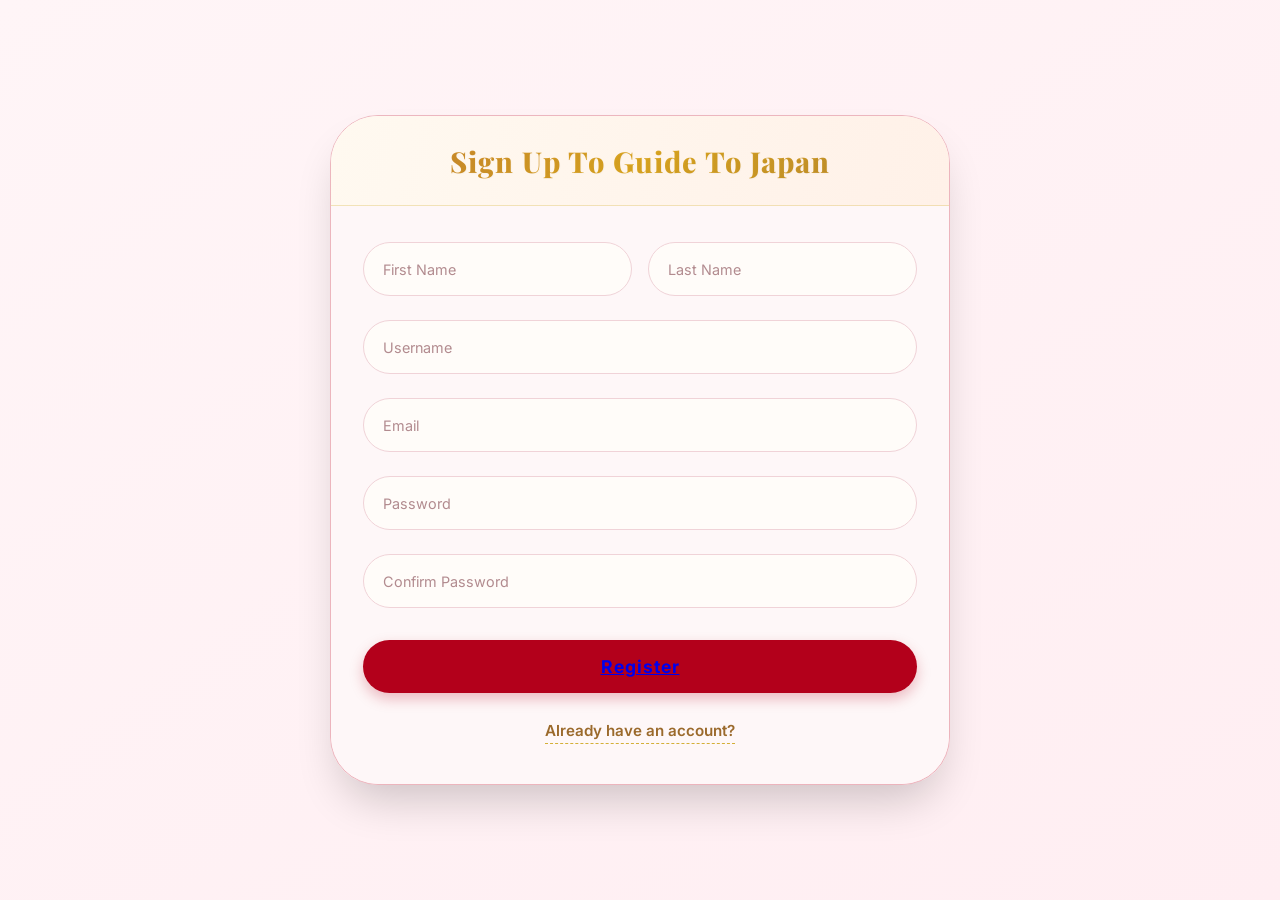
<file: signup.html>
<!DOCTYPE html>
<html lang="en">
<head>
    <meta charset="UTF-8">
    <meta name="viewport" content="width=device-width, initial-scale=1.0, user-scalable=yes">
    <title>Guide to Japan | Sign Up</title>
    <link rel="stylesheet" href="Signupstyle.css">
    <link href="https://fonts.googleapis.com/css2?family=Inter:opsz,wght@14..32,300;400;500;600;700&family=Playfair+Display:wght@400;500;600;700;800&display=swap" rel="stylesheet">
    <link rel="stylesheet" href="https://cdnjs.cloudflare.com/ajax/libs/font-awesome/6.0.0-beta3/css/all.min.css">
</head>
<body>
    <div class="signup-wrapper">
        <div class="signup-card">
            <div class="signup-header-banner">
                <h1>Sign Up To Guide To Japan</h1>
            </div>

            <div class="signup-form-container">
                <div class="name-row">
                    <div class="input-group half">
                        <input type="text" id="firstName" class="form-input" placeholder="First Name" aria-label="First Name">
                    </div>
                    <div class="input-group half">
                        <input type="text" id="lastName" class="form-input" placeholder="Last Name" aria-label="Last Name">
                    </div>
                </div>

                <div class="input-group full">
                    <input type="text" id="username" class="form-input" placeholder="Username" aria-label="Username">
                </div>

                <div class="input-group full">
                    <input type="email" id="email" class="form-input" placeholder="Email" aria-label="Email">
                </div>

                <div class="input-group full">
                    <input type="password" id="password" class="form-input" placeholder="Password" aria-label="Password">
                </div>

                <div class="input-group full">
                    <input type="password" id="confirmPassword" class="form-input" placeholder="Confirm Password" aria-label="Confirm Password">
                </div>

                <button class="register-btn"><a href="index.html">Register</a></button>

                <div class="login-redirect">
                    <a href="Login.html" class="toggle-link">Already have an account?</a>
                </div>
            </div>
        </div>
    </div>
</body>
</html>
</file>
<file: indexstyle.css>
* {
    margin: 0;
    padding: 0;
    box-sizing: border-box;
}

body {
    font-family: 'Inter', sans-serif;
    background: #fef7e8;
    color: #2c1b0f;
    line-height: 1.4;
}

:root {
    --crimson: #b31b1b;
    --deep-crimson: #8b0000;
    --gold: #c9a03d;
    --light-gold: #e7c97e;
    --charcoal: #2b2b2b;
    --cream: #fffaf2;
    --border-radius-card: 16px;
    --shadow-sm: 0 8px 20px rgba(0,0,0,0.05), 0 2px 4px rgba(0,0,0,0.02);
    --shadow-hover: 0 16px 28px rgba(0,0,0,0.1);
}

.navbar {
    background: var(--crimson);
    padding: 0.9rem 2rem;
    display: flex;
    align-items: center;
    justify-content: space-between;
    flex-wrap: wrap;
    gap: 1rem;
    box-shadow: 0 4px 12px rgba(0,0,0,0.08);
    position: sticky;
    top: 0;
    z-index: 100;
}

.logo-area .logo-text {
    font-family: 'Cormorant Garamond', serif;
    font-size: 1.9rem;
    font-weight: 700;
    color: var(--gold);
    letter-spacing: 1px;
    text-shadow: 1px 1px 0 rgba(0,0,0,0.2);
    background: linear-gradient(135deg, #f7e05e, #d4af37);
    background-clip: text;
    -webkit-background-clip: text;
    color: var(--gold);
    text-shadow: 0 1px 2px rgba(0,0,0,0.2);
}

.search-bar {
    background: white;
    border-radius: 60px;
    padding: 0.4rem 1rem;
    display: flex;
    align-items: center;
    gap: 8px;
    width: 320px;
    max-width: 45%;
    box-shadow: 0 2px 6px rgba(0,0,0,0.05);
    transition: all 0.2s;
}

.search-bar:focus-within {
    box-shadow: 0 0 0 2px var(--gold), 0 2px 8px rgba(0,0,0,0.1);
}

.search-icon {
    color: #b33b2a;
    font-size: 1rem;
}

.search-bar input {
    border: none;
    outline: none;
    font-size: 0.95rem;
    width: 100%;
    background: transparent;
    font-family: 'Inter', sans-serif;
}

.search-bar input::placeholder {
    color: #aaa;
    font-weight: 400;
}

.nav-utils {
    display: flex;
    align-items: center;
    gap: 1.2rem;
}

.icon-btn {
    background: transparent;
    border: none;
    font-size: 1.35rem;
    color: #fff3e0;
    cursor: pointer;
    transition: transform 0.1s, color 0.2s;
    display: flex;
    align-items: center;
    justify-content: center;
}

.icon-btn:hover {
    color: var(--gold);
    transform: scale(1.05);
}

.user-avatar-small {
    width: 38px;
    height: 38px;
    background: url('https://randomuser.me/api/portraits/men/32.jpg') center/cover;
    border-radius: 50%;
    border: 2px solid var(--gold);
    transition: 0.2s;
    cursor: pointer;
}

.user-avatar-small:hover {
    border-color: white;
    transform: scale(1.02);
}

.container {
    display: flex;
    max-width: 1400px;
    margin: 0 auto;
    background: var(--cream);
}

.sidebar {
    width: 260px;
    background: #fff7ed;
    border-right: 1px solid rgba(179, 27, 27, 0.15);
    padding: 2rem 0 2rem 1rem;
    min-height: calc(100vh - 72px);
    box-shadow: 1px 0 8px rgba(0,0,0,0.02);
}

.sidebar nav {
    display: flex;
    flex-direction: column;
    gap: 0.8rem;
}

.nav-item {
    font-size: 1.1rem;
    font-weight: 500;
    padding: 0.7rem 1rem 0.7rem 1.5rem;
    border-radius: 40px 0 0 40px;
    text-decoration: none;
    color: #4a2e1e;
    transition: all 0.2s;
    display: flex;
    align-items: center;
    gap: 12px;
}

.nav-item i {
    width: 24px;
    font-size: 1.2rem;
    color: #b33b2a;
}

.nav-item.active {
    background: var(--crimson);
    color: white;
    box-shadow: 0 4px 10px rgba(179,27,27,0.2);
}

.nav-item.active i {
    color: var(--gold);
}

.nav-item:not(.active):hover {
    background: #f7e9d7;
    color: var(--crimson);
    transform: translateX(4px);
}

.main-content {
    flex: 1;
    padding: 2rem 2rem 2rem 2rem;
}

.welcome-banner {
    background: linear-gradient(115deg, #fff2e2 0%, #fff9ef 100%);
    border-left: 6px solid var(--gold);
    padding: 1.2rem 2rem;
    border-radius: 28px;
    margin-bottom: 2.5rem;
    box-shadow: var(--shadow-sm);
}

.welcome-banner h1 {
    font-size: 1.7rem;
    font-weight: 600;
    color: #3e2616;
    letter-spacing: -0.3px;
}

.welcome-banner .username {
    font-size: 1.9rem;
    font-weight: 800;
    background: linear-gradient(135deg, #b31b1b, #c2642c);
    background-clip: text;
    -webkit-background-clip: text;
    color: transparent;
    margin-top: 6px;
    font-family: 'Cormorant Garamond', serif;
}

.section-title {
    font-size: 1.5rem;
    font-weight: 600;
    color: #a1301a;
    border-left: 4px solid var(--gold);
    padding-left: 1rem;
    margin-bottom: 1.5rem;
    letter-spacing: -0.2px;
}

.gallery-grid {
    display: grid;
    grid-template-columns: repeat(auto-fill, minmax(250px, 1fr));
    gap: 1.8rem;
    margin-bottom: 2.5rem;
}

.location-card {
    background: white;
    border-radius: var(--border-radius-card);
    overflow: hidden;
    box-shadow: var(--shadow-sm);
    transition: all 0.25s ease;
    cursor: pointer;
    position: relative;
}

.location-card:hover {
    transform: translateY(-6px);
    box-shadow: var(--shadow-hover);
}

.location-card img {
    width: 100%;
    height: 180px;
    object-fit: cover;
    display: block;
    transition: 0.2s;
}

.location-card .label {
    text-align: center;
    padding: 0.8rem 0.5rem;
    font-weight: 600;
    background: white;
    border-top: 1px solid #f0e0ce;
    color: #431f0e;
    font-size: 0.9rem;
    letter-spacing: 0.3px;
    border-bottom: 3px solid var(--crimson);
    border-bottom-left-radius: 14px;
    border-bottom-right-radius: 14px;
}

.friends-row {
    display: flex;
    flex-wrap: wrap;
    gap: 2rem;
    justify-content: flex-start;
    margin-top: 0.5rem;
}

.friend-card {
    text-align: center;
    width: 100px;
    transition: transform 0.2s;
    cursor: pointer;
}

.friend-card:hover {
    transform: translateY(-4px);
}

.avatar-circle {
    width: 90px;
    height: 90px;
    border-radius: 50%;
    margin: 0 auto 0.7rem;
    background-size: cover;
    background-position: center;
    background-repeat: no-repeat;
    border: 2px solid var(--gold);
    box-shadow: 0 6px 12px rgba(0,0,0,0.08);
    transition: 0.2s;
}

.friend-card:hover .avatar-circle {
    border-color: var(--crimson);
    transform: scale(1.02);
}

.friend-card .label {
    font-weight: 500;
    font-size: 0.85rem;
    color: #4f2f1a;
    background: rgba(255, 235, 210, 0.6);
    padding: 0.25rem 0.5rem;
    border-radius: 40px;
    display: inline-block;
    width: auto;
    margin-top: 6px;
}

.footer-margin {
    margin-top: 1rem;
}

@media (max-width: 850px) {
    .container {
        flex-direction: column;
    }
    .sidebar {
        width: 100%;
        border-right: none;
        border-bottom: 1px solid rgba(179,27,27,0.2);
        padding: 1rem;
    }
    .sidebar nav {
        flex-direction: row;
        flex-wrap: wrap;
        justify-content: center;
        gap: 0.4rem;
    }
    .nav-item {
        border-radius: 40px;
        padding: 0.5rem 1rem;
    }
    .nav-item.active {
        border-radius: 40px;
    }
    .main-content {
        padding: 1.5rem;
    }
    .search-bar {
        width: 220px;
    }
    .logo-text {
        font-size: 1.5rem;
    }
    .friends-row {
        justify-content: center;
    }
}

@media (max-width: 550px) {
    .navbar {
        flex-direction: column;
        align-items: stretch;
    }
    .search-bar {
        max-width: 100%;
        width: auto;
    }
    .nav-utils {
        justify-content: flex-end;
    }
    .gallery-grid {
        grid-template-columns: 1fr 1fr;
        gap: 1rem;
    }
}
</file>
<file: aboutusstyle.css>
* {
    margin: 0;
    padding: 0;
    box-sizing: border-box;
}

body {
    font-family: 'Inter', sans-serif;
    background: #fef7e8;
    color: #2c1b0f;
    line-height: 1.4;
}

:root {
    --crimson: #b31b1b;
    --deep-crimson: #8b0000;
    --gold: #c9a03d;
    --light-gold: #e7c97e;
    --shadow-sm: 0 8px 20px rgba(0,0,0,0.05), 0 2px 4px rgba(0,0,0,0.02);
    --shadow-hover: 0 16px 28px rgba(0,0,0,0.1);
}

.navbar {
    background: var(--crimson);
    padding: 0.9rem 2rem;
    display: flex;
    align-items: center;
    justify-content: space-between;
    flex-wrap: wrap;
    gap: 1rem;
    box-shadow: 0 4px 12px rgba(0,0,0,0.08);
    position: sticky;
    top: 0;
    z-index: 100;
}

.logo-area .logo-text {
    font-family: 'Cormorant Garamond', serif;
    font-size: 1.9rem;
    font-weight: 700;
    color: var(--gold);
    letter-spacing: 1px;
    text-shadow: 1px 1px 0 rgba(0,0,0,0.2);
    background: linear-gradient(135deg, #f7e05e, #d4af37);
    background-clip: text;
    -webkit-background-clip: text;
    color: var(--gold);
    text-shadow: 0 1px 2px rgba(0,0,0,0.2);
}

.search-bar {
    background: white;
    border-radius: 60px;
    padding: 0.4rem 1rem;
    display: flex;
    align-items: center;
    gap: 8px;
    width: 320px;
    max-width: 45%;
    box-shadow: 0 2px 6px rgba(0,0,0,0.05);
    transition: all 0.2s;
}

.search-bar:focus-within {
    box-shadow: 0 0 0 2px var(--gold), 0 2px 8px rgba(0,0,0,0.1);
}

.search-icon {
    color: #b33b2a;
    font-size: 1rem;
}

.search-bar input {
    border: none;
    outline: none;
    font-size: 0.95rem;
    width: 100%;
    background: transparent;
    font-family: 'Inter', sans-serif;
}

.search-bar input::placeholder {
    color: #aaa;
    font-weight: 400;
}

.nav-utils {
    display: flex;
    align-items: center;
    gap: 1.2rem;
}

.icon-btn {
    background: transparent;
    border: none;
    font-size: 1.35rem;
    color: #fff3e0;
    cursor: pointer;
    transition: transform 0.1s, color 0.2s;
    display: flex;
    align-items: center;
    justify-content: center;
}

.icon-btn:hover {
    color: var(--gold);
    transform: scale(1.05);
}

.user-avatar-small {
    width: 38px;
    height: 38px;
    background: url('https://randomuser.me/api/portraits/men/32.jpg') center/cover;
    border-radius: 50%;
    border: 2px solid var(--gold);
    transition: 0.2s;
    cursor: pointer;
}

.layout-wrapper {
    display: flex;
    max-width: 1400px;
    margin: 0 auto;
    background: #fef7e8;
    min-height: calc(100vh - 72px);
}

.main-sidebar {
    width: 260px;
    background: #fff7ed;
    border-right: 1px solid rgba(179, 27, 27, 0.15);
    padding: 2rem 0 2rem 1rem;
}

.main-sidebar nav {
    display: flex;
    flex-direction: column;
    gap: 0.8rem;
}

.main-sidebar .nav-item {
    font-size: 1.1rem;
    font-weight: 500;
    padding: 0.7rem 1rem 0.7rem 1.5rem;
    border-radius: 40px 0 0 40px;
    text-decoration: none;
    color: #4a2e1e;
    transition: all 0.2s;
    display: flex;
    align-items: center;
    gap: 12px;
}

.main-sidebar .nav-item i {
    width: 24px;
    font-size: 1.2rem;
    color: #b33b2a;
}

.main-sidebar .nav-item.active {
    background: var(--crimson);
    color: white;
    box-shadow: 0 4px 10px rgba(179,27,27,0.2);
}

.main-sidebar .nav-item.active i {
    color: var(--gold);
}

.main-sidebar .nav-item:not(.active):hover {
    background: #f7e9d7;
    color: var(--crimson);
    transform: translateX(4px);
}

.about-container {
    flex: 1;
    padding: 2rem;
    display: flex;
    align-items: flex-start;
    justify-content: center;
}

.about-card {
    background: white;
    border-radius: 32px;
    padding: 2rem 2.5rem;
    max-width: 900px;
    width: 100%;
    box-shadow: var(--shadow-sm);
    border-left: 8px solid var(--crimson);
    border-right: 1px solid #f0e0ce;
    transition: transform 0.2s, box-shadow 0.2s;
}

.about-card:hover {
    transform: translateY(-3px);
    box-shadow: var(--shadow-hover);
}

.about-card h1 {
    font-family: 'Cormorant Garamond', serif;
    font-size: 2.2rem;
    color: var(--crimson);
    margin-bottom: 1rem;
    display: flex;
    align-items: center;
    gap: 12px;
}

.about-card p {
    font-size: 1rem;
    line-height: 1.6;
    color: #3a2a1e;
    margin-bottom: 1rem;
}

@media (max-width: 850px) {
    .layout-wrapper {
        flex-direction: column;
    }
    .main-sidebar {
        width: 100%;
        border-right: none;
        border-bottom: 1px solid rgba(179,27,27,0.15);
        padding: 1rem;
    }
    .main-sidebar nav {
        flex-direction: row;
        flex-wrap: wrap;
        justify-content: center;
    }
    .main-sidebar .nav-item {
        border-radius: 40px;
    }
    .about-container {
        padding: 1rem;
    }
    .about-card {
        padding: 1.5rem;
    }
}

@media (max-width: 550px) {
    .navbar {
        flex-direction: column;
        align-items: stretch;
    }
    .search-bar {
        max-width: 100%;
        width: auto;
    }
    .nav-utils {
        justify-content: flex-end;
    }
}
</file>
<file: friendstyle.css>
* {
    margin: 0;
    padding: 0;
    box-sizing: border-box;
}

body {
    font-family: 'Inter', sans-serif;
    background: #fef7e8;
    color: #2c1b0f;
    line-height: 1.4;
}

:root {
    --crimson: #b31b1b;
    --deep-crimson: #8b0000;
    --gold: #c9a03d;
    --light-gold: #e7c97e;
    --shadow-sm: 0 8px 20px rgba(0,0,0,0.05), 0 2px 4px rgba(0,0,0,0.02);
    --shadow-hover: 0 16px 28px rgba(0,0,0,0.1);
}

.navbar {
    background: var(--crimson);
    padding: 0.9rem 2rem;
    display: flex;
    align-items: center;
    justify-content: space-between;
    flex-wrap: wrap;
    gap: 1rem;
    box-shadow: 0 4px 12px rgba(0,0,0,0.08);
    position: sticky;
    top: 0;
    z-index: 100;
}

.logo-area .logo-text {
    font-family: 'Cormorant Garamond', serif;
    font-size: 1.9rem;
    font-weight: 700;
    color: var(--gold);
    letter-spacing: 1px;
    text-shadow: 1px 1px 0 rgba(0,0,0,0.2);
    background: linear-gradient(135deg, #f7e05e, #d4af37);
    background-clip: text;
    -webkit-background-clip: text;
    color: var(--gold);
    text-shadow: 0 1px 2px rgba(0,0,0,0.2);
}

.search-bar {
    background: white;
    border-radius: 60px;
    padding: 0.4rem 1rem;
    display: flex;
    align-items: center;
    gap: 8px;
    width: 320px;
    max-width: 45%;
    box-shadow: 0 2px 6px rgba(0,0,0,0.05);
    transition: all 0.2s;
}

.search-bar:focus-within {
    box-shadow: 0 0 0 2px var(--gold), 0 2px 8px rgba(0,0,0,0.1);
}

.search-icon {
    color: #b33b2a;
    font-size: 1rem;
}

.search-bar input {
    border: none;
    outline: none;
    font-size: 0.95rem;
    width: 100%;
    background: transparent;
    font-family: 'Inter', sans-serif;
}

.search-bar input::placeholder {
    color: #aaa;
    font-weight: 400;
}

.nav-utils {
    display: flex;
    align-items: center;
    gap: 1.2rem;
}

.icon-btn {
    background: transparent;
    border: none;
    font-size: 1.35rem;
    color: #fff3e0;
    cursor: pointer;
    transition: transform 0.1s, color 0.2s;
    display: flex;
    align-items: center;
    justify-content: center;
}

.icon-btn:hover {
    color: var(--gold);
    transform: scale(1.05);
}

.user-avatar-small {
    width: 38px;
    height: 38px;
    background: url('https://randomuser.me/api/portraits/men/32.jpg') center/cover;
    border-radius: 50%;
    border: 2px solid var(--gold);
    transition: 0.2s;
    cursor: pointer;
}

.layout-wrapper {
    display: flex;
    max-width: 1400px;
    margin: 0 auto;
    background: #fef7e8;
    min-height: calc(100vh - 72px);
}

.main-sidebar {
    width: 260px;
    background: #fff7ed;
    border-right: 1px solid rgba(179, 27, 27, 0.15);
    padding: 2rem 0 2rem 1rem;
}

.main-sidebar nav {
    display: flex;
    flex-direction: column;
    gap: 0.8rem;
}

.main-sidebar .nav-item {
    font-size: 1.1rem;
    font-weight: 500;
    padding: 0.7rem 1rem 0.7rem 1.5rem;
    border-radius: 40px 0 0 40px;
    text-decoration: none;
    color: #4a2e1e;
    transition: all 0.2s;
    display: flex;
    align-items: center;
    gap: 12px;
}

.main-sidebar .nav-item i {
    width: 24px;
    font-size: 1.2rem;
    color: #b33b2a;
}

.main-sidebar .nav-item.active {
    background: var(--crimson);
    color: white;
    box-shadow: 0 4px 10px rgba(179,27,27,0.2);
}

.main-sidebar .nav-item.active i {
    color: var(--gold);
}

.main-sidebar .nav-item:not(.active):hover {
    background: #f7e9d7;
    color: var(--crimson);
    transform: translateX(4px);
}

.friends-container {
    flex: 1;
    display: flex;
    gap: 2rem;
    padding: 2rem;
}

.friends-main {
    flex: 2;
    background: white;
    border-radius: 32px;
    padding: 1.8rem;
    box-shadow: var(--shadow-sm);
}

.friends-header {
    display: flex;
    justify-content: space-between;
    align-items: center;
    flex-wrap: wrap;
    gap: 1rem;
    margin-bottom: 1.5rem;
    padding-bottom: 1rem;
    border-bottom: 1px solid #f0e0ce;
}

.friends-header h1 {
    font-family: 'Cormorant Garamond', serif;
    font-size: 1.8rem;
    color: var(--crimson);
}

.friend-search {
    background: #fef7e8;
    border-radius: 40px;
    padding: 0.4rem 1rem;
    display: flex;
    align-items: center;
    gap: 8px;
    border: 1px solid #e6d5c0;
}

.friend-search i {
    color: #b87a4d;
}

.friend-search input {
    border: none;
    background: transparent;
    outline: none;
    font-size: 0.9rem;
    width: 200px;
}

.pending-requests {
    background: #fff5ed;
    border-radius: 24px;
    padding: 1rem 1.2rem;
    margin-bottom: 2rem;
}

.pending-requests h3 {
    font-size: 1.2rem;
    font-weight: 600;
    color: #a1301a;
    margin-bottom: 1rem;
    display: flex;
    align-items: center;
    gap: 8px;
}

.badge {
    background: var(--crimson);
    color: white;
    border-radius: 40px;
    padding: 0.1rem 0.6rem;
    font-size: 0.7rem;
    font-weight: 500;
}

.request-list {
    display: flex;
    flex-direction: column;
    gap: 1rem;
}

.request-item {
    display: flex;
    align-items: center;
    gap: 1rem;
    background: rgba(255,255,240,0.7);
    padding: 0.6rem 1rem;
    border-radius: 60px;
}

.req-avatar {
    width: 48px;
    height: 48px;
    border-radius: 50%;
    background-size: cover;
    background-position: center;
    border: 2px solid var(--gold);
}

.req-info {
    flex: 1;
    display: flex;
    flex-direction: column;
}

.req-name {
    font-weight: 600;
    color: #3e2616;
}

.req-mutual {
    font-size: 0.7rem;
    color: #8b7355;
}

.req-actions {
    display: flex;
    gap: 0.6rem;
}

.accept-btn, .decline-btn {
    border: none;
    padding: 0.4rem 0.9rem;
    border-radius: 40px;
    font-weight: 500;
    cursor: pointer;
    transition: 0.2s;
    font-size: 0.75rem;
    display: inline-flex;
    align-items: center;
    gap: 5px;
}

.accept-btn {
    background: #2c8c2c;
    color: white;
}

.accept-btn:hover {
    background: #1e6b1e;
}

.decline-btn {
    background: #a13e2b;
    color: white;
}

.decline-btn:hover {
    background: #7a2e1f;
}

.friends-section h3 {
    font-size: 1.2rem;
    font-weight: 600;
    color: #a1301a;
    margin-bottom: 1rem;
}

.friends-grid {
    display: grid;
    grid-template-columns: repeat(auto-fill, minmax(140px, 1fr));
    gap: 1.5rem;
}

.friend-card {
    background: #fffcf8;
    border-radius: 24px;
    padding: 1rem;
    text-align: center;
    transition: all 0.2s;
    cursor: pointer;
    border: 1px solid #f0e0ce;
    position: relative;
}

.friend-card:hover {
    transform: translateY(-5px);
    box-shadow: var(--shadow-hover);
}

.avatar-wrapper {
    position: relative;
    display: inline-block;
}

.avatar-circle {
    width: 90px;
    height: 90px;
    border-radius: 50%;
    background-size: cover;
    background-position: center;
    margin: 0 auto 0.5rem;
    border: 2px solid var(--gold);
}

.status-dot {
    position: absolute;
    bottom: 5px;
    right: 5px;
    width: 14px;
    height: 14px;
    border-radius: 50%;
    border: 2px solid white;
}

.status-dot.online {
    background-color: #2ecc71;
}

.status-dot.offline {
    background-color: #95a5a6;
}

.friend-label {
    font-weight: 600;
    color: var(--crimson);
    background: rgba(179,27,27,0.1);
    padding: 0.2rem 0.5rem;
    border-radius: 40px;
    display: inline-block;
    margin-top: 0.3rem;
    font-size: 0.85rem;
    border: 1px solid var(--crimson);
}

.hover-actions {
    display: flex;
    justify-content: center;
    gap: 0.6rem;
    margin-top: 0.6rem;
    opacity: 0;
    transition: opacity 0.2s;
}

.friend-card:hover .hover-actions {
    opacity: 1;
}

.action-btn {
    background: none;
    border: none;
    font-size: 1rem;
    color: var(--gold);
    cursor: pointer;
    transition: 0.2s;
}

.action-btn:hover {
    color: var(--crimson);
    transform: scale(1.1);
}

.suggestions-sidebar {
    flex: 1;
    background: white;
    border-radius: 32px;
    padding: 1.5rem;
    box-shadow: var(--shadow-sm);
    height: fit-content;
    position: sticky;
    top: 90px;
}

.suggestions-sidebar h3 {
    font-size: 1.2rem;
    font-weight: 600;
    color: var(--crimson);
    margin-bottom: 1rem;
    border-left: 4px solid var(--gold);
    padding-left: 0.8rem;
}

.suggestion-list {
    display: flex;
    flex-direction: column;
    gap: 1rem;
}

.suggest-item {
    display: flex;
    align-items: center;
    gap: 0.8rem;
    padding: 0.6rem;
    border-radius: 20px;
    transition: 0.2s;
}

.suggest-item:hover {
    background: #fef5ea;
}

.suggest-avatar {
    width: 44px;
    height: 44px;
    border-radius: 50%;
    background-size: cover;
    background-position: center;
    border: 1px solid var(--gold);
}

.suggest-info {
    flex: 1;
    display: flex;
    flex-direction: column;
}

.suggest-name {
    font-weight: 600;
    color: #3e2616;
}

.suggest-mutual {
    font-size: 0.7rem;
    color: #8b7355;
}

.add-friend-btn {
    background: transparent;
    border: 1px solid var(--crimson);
    padding: 0.3rem 0.6rem;
    border-radius: 30px;
    font-size: 0.7rem;
    color: var(--crimson);
    cursor: pointer;
    transition: 0.2s;
    display: inline-flex;
    align-items: center;
    gap: 4px;
}

.add-friend-btn:hover {
    background: var(--crimson);
    color: white;
}

@media (max-width: 1000px) {
    .friends-container {
        flex-direction: column;
    }
    .suggestions-sidebar {
        position: static;
        width: 100%;
    }
}

@media (max-width: 850px) {
    .layout-wrapper {
        flex-direction: column;
    }
    .main-sidebar {
        width: 100%;
        border-right: none;
        border-bottom: 1px solid rgba(179,27,27,0.15);
        padding: 1rem;
    }
    .main-sidebar nav {
        flex-direction: row;
        flex-wrap: wrap;
        justify-content: center;
    }
    .main-sidebar .nav-item {
        border-radius: 40px;
    }
    .friends-container {
        padding: 1rem;
    }
}

@media (max-width: 550px) {
    .navbar {
        flex-direction: column;
        align-items: stretch;
    }
    .search-bar {
        max-width: 100%;
        width: auto;
    }
    .nav-utils {
        justify-content: flex-end;
    }
    .friends-header {
        flex-direction: column;
        align-items: stretch;
    }
    .friend-search input {
        width: 100%;
    }
    .request-item {
        flex-wrap: wrap;
    }
    .req-actions {
        width: 100%;
        justify-content: flex-end;
    }
    .friends-grid {
        grid-template-columns: 1fr 1fr;
    }
}
</file>
<file: helpstyle.css>
* {
    margin: 0;
    padding: 0;
    box-sizing: border-box;
}

body {
    font-family: 'Inter', sans-serif;
    background: #fef7e8;
    color: #2c1b0f;
    line-height: 1.4;
}

:root {
    --crimson: #b31b1b;
    --deep-crimson: #8b0000;
    --gold: #c9a03d;
    --light-gold: #e7c97e;
    --shadow-sm: 0 8px 20px rgba(0,0,0,0.05), 0 2px 4px rgba(0,0,0,0.02);
    --shadow-hover: 0 16px 28px rgba(0,0,0,0.1);
}

.navbar {
    background: var(--crimson);
    padding: 0.9rem 2rem;
    display: flex;
    align-items: center;
    justify-content: space-between;
    flex-wrap: wrap;
    gap: 1rem;
    box-shadow: 0 4px 12px rgba(0,0,0,0.08);
    position: sticky;
    top: 0;
    z-index: 100;
}

.logo-area .logo-text {
    font-family: 'Cormorant Garamond', serif;
    font-size: 1.9rem;
    font-weight: 700;
    color: var(--gold);
    letter-spacing: 1px;
    text-shadow: 1px 1px 0 rgba(0,0,0,0.2);
    background: linear-gradient(135deg, #f7e05e, #d4af37);
    background-clip: text;
    -webkit-background-clip: text;
    color: var(--gold);
    text-shadow: 0 1px 2px rgba(0,0,0,0.2);
}

.search-bar {
    background: white;
    border-radius: 60px;
    padding: 0.4rem 1rem;
    display: flex;
    align-items: center;
    gap: 8px;
    width: 320px;
    max-width: 45%;
    box-shadow: 0 2px 6px rgba(0,0,0,0.05);
    transition: all 0.2s;
}

.search-bar:focus-within {
    box-shadow: 0 0 0 2px var(--gold), 0 2px 8px rgba(0,0,0,0.1);
}

.search-icon {
    color: #b33b2a;
    font-size: 1rem;
}

.search-bar input {
    border: none;
    outline: none;
    font-size: 0.95rem;
    width: 100%;
    background: transparent;
    font-family: 'Inter', sans-serif;
}

.search-bar input::placeholder {
    color: #aaa;
    font-weight: 400;
}

.nav-utils {
    display: flex;
    align-items: center;
    gap: 1.2rem;
}

.icon-btn {
    background: transparent;
    border: none;
    font-size: 1.35rem;
    color: #fff3e0;
    cursor: pointer;
    transition: transform 0.1s, color 0.2s;
    display: flex;
    align-items: center;
    justify-content: center;
}

.icon-btn:hover {
    color: var(--gold);
    transform: scale(1.05);
}

.user-avatar-small {
    width: 38px;
    height: 38px;
    background: url('https://randomuser.me/api/portraits/men/32.jpg') center/cover;
    border-radius: 50%;
    border: 2px solid var(--gold);
    transition: 0.2s;
    cursor: pointer;
}

.user-avatar-small:hover {
    border-color: white;
}

.layout-wrapper {
    display: flex;
    max-width: 1400px;
    margin: 0 auto;
    background: #fef7e8;
    min-height: calc(100vh - 72px);
}

.main-sidebar {
    width: 260px;
    background: #fff7ed;
    border-right: 1px solid rgba(179, 27, 27, 0.15);
    padding: 2rem 0 2rem 1rem;
}

.main-sidebar nav {
    display: flex;
    flex-direction: column;
    gap: 0.8rem;
}

.main-sidebar .nav-item {
    font-size: 1.1rem;
    font-weight: 500;
    padding: 0.7rem 1rem 0.7rem 1.5rem;
    border-radius: 40px 0 0 40px;
    text-decoration: none;
    color: #4a2e1e;
    transition: all 0.2s;
    display: flex;
    align-items: center;
    gap: 12px;
}

.main-sidebar .nav-item i {
    width: 24px;
    font-size: 1.2rem;
    color: #b33b2a;
}

.main-sidebar .nav-item.active {
    background: var(--crimson);
    color: white;
    box-shadow: 0 4px 10px rgba(179,27,27,0.2);
}

.main-sidebar .nav-item.active i {
    color: var(--gold);
}

.main-sidebar .nav-item:not(.active):hover {
    background: #f7e9d7;
    color: var(--crimson);
    transform: translateX(4px);
}

.help-container {
    flex: 1;
    padding: 2rem;
}

.help-header {
    background: white;
    border-radius: 32px;
    padding: 1.8rem 2rem;
    margin-bottom: 2rem;
    text-align: center;
    box-shadow: var(--shadow-sm);
    border-left: 8px solid var(--gold);
}

.help-header h1 {
    font-family: 'Cormorant Garamond', serif;
    font-size: 2rem;
    color: var(--crimson);
    margin-bottom: 0.5rem;
}

.help-header p {
    color: #5a4a38;
    font-size: 1rem;
}

.help-content {
    display: flex;
    gap: 2rem;
    flex-wrap: wrap;
}

.faq-section {
    flex: 2;
    background: white;
    border-radius: 32px;
    padding: 1.8rem;
    box-shadow: var(--shadow-sm);
}

.faq-section h2 {
    font-size: 1.5rem;
    font-weight: 600;
    color: var(--crimson);
    margin-bottom: 1.5rem;
    border-left: 4px solid var(--gold);
    padding-left: 1rem;
}

.faq-item {
    border-bottom: 1px solid #f0e0ce;
    margin-bottom: 0.5rem;
}

.faq-question {
    display: flex;
    justify-content: space-between;
    align-items: center;
    padding: 1rem 0;
    cursor: pointer;
    font-weight: 500;
    color: #3a2a1e;
    transition: 0.2s;
}

.faq-question:hover {
    color: var(--crimson);
}

.faq-question i {
    transition: transform 0.2s;
    color: var(--gold);
}

.faq-item.open .faq-question i {
    transform: rotate(180deg);
}

.faq-answer {
    max-height: 0;
    overflow: hidden;
    transition: max-height 0.3s ease;
    padding: 0 0.5rem;
    color: #6b4c3a;
    font-size: 0.9rem;
    line-height: 1.5;
}

.faq-item.open .faq-answer {
    max-height: 200px;
    padding-bottom: 1rem;
}

.support-section {
    flex: 1.2;
    display: flex;
    flex-direction: column;
    gap: 1.5rem;
}

.contact-card, .resources-card {
    background: white;
    border-radius: 28px;
    padding: 1.5rem;
    box-shadow: var(--shadow-sm);
}

.contact-card h3, .resources-card h3 {
    font-size: 1.2rem;
    font-weight: 600;
    color: var(--crimson);
    margin-bottom: 1rem;
    border-left: 3px solid var(--gold);
    padding-left: 0.6rem;
}

.contact-card p {
    font-size: 0.85rem;
    color: #5a4a38;
    margin-bottom: 1rem;
}

.contact-card input, .contact-card textarea {
    width: 100%;
    padding: 0.6rem;
    border-radius: 20px;
    border: 1px solid #f0e0ce;
    margin-bottom: 0.8rem;
    font-family: 'Inter', sans-serif;
}

.contact-card button {
    background: var(--crimson);
    color: white;
    border: none;
    padding: 0.6rem 1rem;
    border-radius: 40px;
    cursor: pointer;
    font-weight: 500;
    transition: 0.2s;
    width: 100%;
}

.contact-card button:hover {
    background: #8f1515;
}

.alt-contact {
    margin-top: 1rem;
    padding-top: 0.8rem;
    border-top: 1px solid #f0e0ce;
    font-size: 0.8rem;
}

.alt-contact p {
    margin: 0.3rem 0;
}

.alt-contact i {
    width: 28px;
    color: var(--gold);
}

.resources-card ul {
    list-style: none;
}

.resources-card li {
    margin: 0.8rem 0;
}

.resources-card a {
    text-decoration: none;
    color: #5a3e2a;
    transition: 0.2s;
    display: flex;
    align-items: center;
    gap: 8px;
}

.resources-card a i {
    color: var(--crimson);
    width: 24px;
}

.resources-card a:hover {
    color: var(--crimson);
    transform: translateX(5px);
}

@media (max-width: 850px) {
    .layout-wrapper {
        flex-direction: column;
    }
    .main-sidebar {
        width: 100%;
        border-right: none;
        border-bottom: 1px solid rgba(179,27,27,0.15);
        padding: 1rem;
    }
    .main-sidebar nav {
        flex-direction: row;
        flex-wrap: wrap;
        justify-content: center;
    }
    .main-sidebar .nav-item {
        border-radius: 40px;
    }
    .help-container {
        padding: 1rem;
    }
    .help-content {
        flex-direction: column;
    }
}

@media (max-width: 550px) {
    .navbar {
        flex-direction: column;
        align-items: stretch;
    }
    .search-bar {
        max-width: 100%;
        width: auto;
    }
    .nav-utils {
        justify-content: flex-end;
    }
    .help-header h1 {
        font-size: 1.5rem;
    }
}
</file>
<file: loginstyle.css>
* {
    margin: 0;
    padding: 0;
    box-sizing: border-box;
}

body {
    background: linear-gradient(145deg, #fff5f7 0%, #ffeef2 100%);
    font-family: 'Inter', sans-serif;
    min-height: 100vh;
    display: flex;
    align-items: center;
    justify-content: center;
    padding: 2rem;
}

.japan-login-container {
    max-width: 1400px;
    width: 100%;
    background: #ffffff;
    border-radius: 48px;
    box-shadow: 0 25px 50px -12px rgba(0, 0, 0, 0.25), 0 0 0 1px rgba(179, 0, 27, 0.08);
    overflow: hidden;
    display: grid;
    grid-template-columns: 1fr 1.15fr;
    transition: all 0.3s ease;
}

.auth-sidebar {
    background: #ffffff;
    padding: 2.8rem 2rem 3rem 2rem;
    display: flex;
    flex-direction: column;
    justify-content: center;
    border-right: 1px solid rgba(179, 0, 27, 0.15);
}

.auth-card {
    width: 100%;
    max-width: 400px;
    margin: 0 auto;
}

.login-header-badge {
    display: inline-block;
    background: rgba(212, 175, 55, 0.12);
    padding: 0.4rem 1.2rem;
    border-radius: 60px;
    font-size: 0.85rem;
    font-weight: 700;
    letter-spacing: 1.2px;
    text-transform: uppercase;
    color: #B87C2E;
    border: 1px solid rgba(212, 175, 55, 0.35);
    margin-bottom: 2rem;
    backdrop-filter: blur(2px);
}

.auth-gold-title {
    font-size: 2rem;
    font-weight: 700;
    font-family: 'Playfair Display', serif;
    color: #C68B2C;
    margin-bottom: 2rem;
    letter-spacing: -0.3px;
    border-left: 4px solid #B3001B;
    padding-left: 1rem;
}

.input-group {
    margin-bottom: 1.5rem;
}

.input-field {
    width: 100%;
    padding: 1rem 1.2rem;
    font-size: 1rem;
    font-family: 'Inter', sans-serif;
    background: #FEFAFB;
    border: 1.5px solid #F0D3D8;
    border-radius: 28px;
    transition: all 0.2s ease;
    outline: none;
    color: #2d2a2a;
}

.input-field:focus {
    border-color: #B3001B;
    box-shadow: 0 0 0 4px rgba(179, 0, 27, 0.12);
    background: #ffffff;
}

.input-field::placeholder {
    color: #b28b8f;
    font-weight: 400;
    font-size: 0.9rem;
}

.login-btn {
    width: 100%;
    background: #B3001B;
    border: none;
    padding: 1rem;
    font-size: 1.1rem;
    font-weight: 700;
    font-family: 'Inter', sans-serif;
    letter-spacing: 1px;
    color: #FFE9C7;
    border-radius: 40px;
    cursor: pointer;
    transition: all 0.25s;
    margin-top: 0.5rem;
    margin-bottom: 1.5rem;
    box-shadow: 0 6px 14px rgba(179, 0, 27, 0.25);
}

.login-btn:hover {
    background: #8f0015;
    transform: translateY(-2px);
    box-shadow: 0 12px 22px rgba(179, 0, 27, 0.3);
    color: #FFE2AA;
}

.forgot-password {
    text-align: center;
    margin: 0.5rem 0 1.25rem;
}

.forgot-password a {
    font-size: 0.95rem;
    font-weight: 600;
    color: #9B6A2C;
    text-decoration: none;
    transition: 0.2s;
    border-bottom: 1px dashed #D4AF37;
    padding-bottom: 2px;
}

.forgot-password a:hover {
    color: #B3001B;
    border-bottom-color: #B3001B;
}

.signup-row {
    text-align: center;
    margin: 1.25rem 0 1.5rem;
    font-size: 0.95rem;
    color: #4a3b3b;
}

.signup-row a {
    font-weight: 700;
    color: #B3001B;
    text-decoration: none;
    border-bottom: 1px solid rgba(179,0,27,0.3);
    transition: 0.2s;
}

.signup-row a:hover {
    color: #D4AF37;
    border-bottom-color: #D4AF37;
}

.social-section {
    margin-top: 1rem;
    text-align: center;
    border-top: 1px solid #f0cfd6;
    padding-top: 1.8rem;
}

.social-label {
    font-size: 0.85rem;
    font-weight: 500;
    text-transform: uppercase;
    letter-spacing: 1px;
    color: #ad7a58;
    margin-bottom: 1.2rem;
    display: block;
}

.social-icons {
    display: flex;
    justify-content: center;
    gap: 1.5rem;
    flex-wrap: wrap;
}

.social-icon {
    background: #FFF5F7;
    width: 48px;
    height: 48px;
    display: inline-flex;
    align-items: center;
    justify-content: center;
    border-radius: 60px;
    color: #B3001B;
    font-size: 1.4rem;
    transition: all 0.25s;
    text-decoration: none;
    border: 1px solid #FFDEE3;
    box-shadow: 0 2px 5px rgba(0,0,0,0.02);
}

.social-icon:hover {
    background: #B3001B;
    color: #FFEEC2;
    transform: translateY(-3px);
    border-color: #D4AF37;
    box-shadow: 0 10px 18px rgba(179,0,27,0.2);
}

.branding-area {
    background: #FEF7F8;
    padding: 2.5rem 2rem 2.5rem 2rem;
    display: flex;
    flex-direction: column;
    gap: 1.8rem;
}

.welcome-banner {
    background: linear-gradient(105deg, #FFF1E8 0%, #FFF9F0 100%);
    border-radius: 32px;
    padding: 1.6rem 1.8rem;
    text-align: center;
    border: 1px solid rgba(212, 175, 55, 0.4);
    box-shadow: 0 8px 18px rgba(179, 0, 27, 0.06);
}

.welcome-banner h1 {
    font-family: 'Playfair Display', serif;
    font-weight: 800;
    font-size: 1.8rem;
    letter-spacing: 1px;
    background: linear-gradient(135deg, #C27E2E, #DAA520, #B9872C);
    background-clip: text;
    -webkit-background-clip: text;
    color: transparent;
    text-shadow: 2px 2px 4px rgba(0,0,0,0.02);
    word-break: keep-all;
}

.empty-visual-container {
    flex: 1;
    background: #FFEEF0;
    border-radius: 48px;
    min-height: 380px;
    display: flex;
    align-items: center;
    justify-content: center;
    text-align: center;
    padding: 2rem;
    border: 2px solid rgba(179, 0, 27, 0.12);
    box-shadow: inset 0 2px 6px rgba(0,0,0,0.01), 0 12px 24px -8px rgba(0,0,0,0.08);
    transition: all 0.2s;
}

.placeholder-content {
    max-width: 280px;
    color: #b55b4a;
}

.placeholder-content i {
    font-size: 3.6rem;
    color: #D4AF37;
    margin-bottom: 1rem;
    opacity: 0.8;
}

.placeholder-content h3 {
    font-family: 'Playfair Display', serif;
    font-size: 1.6rem;
    font-weight: 600;
    color: #B14D2E;
    margin-bottom: 1rem;
}

.placeholder-content p {
    font-size: 1rem;
    color: #895e4b;
    font-weight: 400;
    line-height: 1.4;
}

.decorative-sakura {
    font-size: 0.8rem;
    letter-spacing: 4px;
    margin-top: 1rem;
    color: #E6B422;
}

@media (max-width: 900px) {
    .japan-login-container {
        grid-template-columns: 1fr;
        border-radius: 32px;
    }
    .auth-sidebar {
        border-right: none;
        border-bottom: 1px solid rgba(179, 0, 27, 0.15);
        padding: 2rem 1.5rem;
    }
    body {
        padding: 1rem;
    }
    .welcome-banner h1 {
        font-size: 1.4rem;
    }
}

@media (max-width: 480px) {
    .auth-card {
        max-width: 100%;
    }
    .auth-gold-title {
        font-size: 1.6rem;
    }
    .social-icons {
        gap: 1rem;
    }
    .social-icon {
        width: 42px;
        height: 42px;
        font-size: 1.2rem;
    }
}

.auth-sidebar, .branding-area {
    transition: all 0.2s;
}

button:focus-visible, a:focus-visible, input:focus-visible {
    outline: 2px solid #D4AF37;
    outline-offset: 2px;
}

.empty-visual-container:hover {
    background: #FFE9ED;
    border-color: rgba(212, 175, 55, 0.5);
    transform: scale(0.99);
    transition: 0.2s;
}
</file>
<file: planstyle.css>
* {
    margin: 0;
    padding: 0;
    box-sizing: border-box;
}

body {
    font-family: 'Inter', sans-serif;
    background: #fef7e8;
    color: #2c1b0f;
    line-height: 1.4;
}

:root {
    --crimson: #b31b1b;
    --deep-crimson: #8b0000;
    --gold: #c9a03d;
    --light-gold: #e7c97e;
    --shadow-sm: 0 8px 20px rgba(0,0,0,0.05), 0 2px 4px rgba(0,0,0,0.02);
    --shadow-hover: 0 16px 28px rgba(0,0,0,0.1);
    --pink-bg: #ffe4e1;
}

.navbar {
    background: var(--crimson);
    padding: 0.9rem 2rem;
    display: flex;
    align-items: center;
    justify-content: space-between;
    flex-wrap: wrap;
    gap: 1rem;
    box-shadow: 0 4px 12px rgba(0,0,0,0.08);
    position: sticky;
    top: 0;
    z-index: 100;
}

.logo-area .logo-text {
    font-family: 'Cormorant Garamond', serif;
    font-size: 1.9rem;
    font-weight: 700;
    color: var(--gold);
    letter-spacing: 1px;
    text-shadow: 1px 1px 0 rgba(0,0,0,0.2);
    background: linear-gradient(135deg, #f7e05e, #d4af37);
    background-clip: text;
    -webkit-background-clip: text;
    color: var(--gold);
    text-shadow: 0 1px 2px rgba(0,0,0,0.2);
}

.search-bar {
    background: white;
    border-radius: 60px;
    padding: 0.4rem 1rem;
    display: flex;
    align-items: center;
    gap: 8px;
    width: 320px;
    max-width: 45%;
    box-shadow: 0 2px 6px rgba(0,0,0,0.05);
    transition: all 0.2s;
}

.search-bar:focus-within {
    box-shadow: 0 0 0 2px var(--gold), 0 2px 8px rgba(0,0,0,0.1);
}

.search-icon {
    color: #b33b2a;
    font-size: 1rem;
}

.search-bar input {
    border: none;
    outline: none;
    font-size: 0.95rem;
    width: 100%;
    background: transparent;
    font-family: 'Inter', sans-serif;
}

.nav-utils {
    display: flex;
    align-items: center;
    gap: 1.2rem;
}

.icon-btn {
    background: transparent;
    border: none;
    font-size: 1.35rem;
    color: #fff3e0;
    cursor: pointer;
    transition: 0.2s;
}

.icon-btn:hover {
    color: var(--gold);
    transform: scale(1.05);
}

.user-avatar-small {
    width: 38px;
    height: 38px;
    background: url('https://randomuser.me/api/portraits/men/32.jpg') center/cover;
    border-radius: 50%;
    border: 2px solid var(--gold);
    cursor: pointer;
}

.layout-wrapper {
    display: flex;
    max-width: 1400px;
    margin: 0 auto;
    background: #fef7e8;
    min-height: calc(100vh - 72px);
}

.main-sidebar {
    width: 260px;
    background: #fff7ed;
    border-right: 1px solid rgba(179, 27, 27, 0.15);
    padding: 2rem 0 2rem 1rem;
}

.main-sidebar nav {
    display: flex;
    flex-direction: column;
    gap: 0.8rem;
}

.main-sidebar .nav-item {
    font-size: 1.1rem;
    font-weight: 500;
    padding: 0.7rem 1rem 0.7rem 1.5rem;
    border-radius: 40px 0 0 40px;
    text-decoration: none;
    color: #4a2e1e;
    transition: all 0.2s;
    display: flex;
    align-items: center;
    gap: 12px;
}

.main-sidebar .nav-item i {
    width: 24px;
    font-size: 1.2rem;
    color: #b33b2a;
}

.main-sidebar .nav-item.active {
    background: var(--crimson);
    color: white;
    box-shadow: 0 4px 10px rgba(179,27,27,0.2);
}

.main-sidebar .nav-item.active i {
    color: var(--gold);
}

.main-sidebar .nav-item:not(.active):hover {
    background: #f7e9d7;
    color: var(--crimson);
    transform: translateX(4px);
}

.planning-container {
    flex: 1;
    padding: 2rem;
    display: flex;
    justify-content: center;
    align-items: flex-start;
}

.planning-card {
    background: var(--pink-bg);
    border-radius: 32px;
    width: 100%;
    max-width: 1100px;
    box-shadow: var(--shadow-sm);
    overflow: hidden;
}

.planning-header {
    background: #d96c6e;
    padding: 1rem 2rem;
    font-family: 'Cormorant Garamond', serif;
    font-size: 1.9rem;
    font-weight: 700;
    color: white;
    text-align: center;
}

.planning-body {
    display: flex;
    padding: 2rem;
    gap: 2rem;
    flex-wrap: wrap;
}

.planning-submenu {
    width: 200px;
    display: flex;
    flex-direction: column;
    gap: 0.8rem;
}

.submenu-btn {
    background: rgba(255, 245, 240, 0.9);
    border: none;
    padding: 0.8rem 1rem;
    font-family: 'Inter', sans-serif;
    font-weight: 500;
    font-size: 0.95rem;
    text-align: left;
    border-radius: 40px;
    color: #5a2e22;
    cursor: pointer;
    transition: all 0.2s;
    display: flex;
    align-items: center;
    gap: 10px;
}

.submenu-btn i {
    width: 24px;
}

.submenu-btn:hover, .submenu-btn.active {
    background: var(--crimson);
    color: white;
    transform: translateX(5px);
}

.planning-content {
    flex: 1;
    background: white;
    border-radius: 28px;
    padding: 1.8rem;
    min-height: 400px;
}

.plan-panel {
    display: none;
}

.plan-panel.active-panel {
    display: block;
}

.plan-panel h3 {
    font-size: 1.4rem;
    color: var(--crimson);
    margin-bottom: 1.2rem;
    border-left: 4px solid var(--gold);
    padding-left: 0.8rem;
}

.form-group {
    margin-bottom: 1rem;
}

.form-group label {
    display: block;
    font-weight: 500;
    margin-bottom: 0.3rem;
    color: #4a2e1e;
}

input, select, textarea {
    width: 100%;
    padding: 0.6rem;
    border-radius: 16px;
    border: 1px solid #e0cfbc;
    font-family: 'Inter', sans-serif;
}

.date-range {
    display: flex;
    align-items: center;
    gap: 0.5rem;
    flex-wrap: wrap;
}

.save-btn, .add-btn {
    background: var(--crimson);
    color: white;
    border: none;
    padding: 0.5rem 1.2rem;
    border-radius: 40px;
    cursor: pointer;
    font-weight: 500;
    margin-top: 0.5rem;
    transition: 0.2s;
}

.save-btn:hover, .add-btn:hover {
    background: #8f1515;
}

.saved-info {
    margin-top: 1rem;
    background: #fef5ea;
    padding: 0.8rem;
    border-radius: 20px;
    font-size: 0.85rem;
}

.itinerary-list {
    list-style: none;
    margin-top: 1rem;
}

.itinerary-list li {
    background: #fffaf2;
    margin-bottom: 0.6rem;
    padding: 0.8rem;
    border-radius: 20px;
    display: flex;
    justify-content: space-between;
    align-items: center;
    flex-wrap: wrap;
}

.itinerary-list li strong {
    color: var(--crimson);
    min-width: 120px;
}

.itinerary-list li button {
    background: none;
    border: none;
    color: #c0392b;
    cursor: pointer;
    font-size: 1rem;
}

@media (max-width: 850px) {
    .layout-wrapper {
        flex-direction: column;
    }
    .main-sidebar {
        width: 100%;
        border-right: none;
        border-bottom: 1px solid rgba(179,27,27,0.15);
        padding: 1rem;
    }
    .main-sidebar nav {
        flex-direction: row;
        flex-wrap: wrap;
    }
    .main-sidebar .nav-item {
        border-radius: 40px;
    }
    .planning-body {
        flex-direction: column;
    }
    .planning-submenu {
        width: 100%;
        flex-direction: row;
        flex-wrap: wrap;
        justify-content: center;
    }
    .submenu-btn {
        text-align: center;
        justify-content: center;
    }
}

@media (max-width: 550px) {
    .navbar {
        flex-direction: column;
        align-items: stretch;
    }
    .search-bar {
        max-width: 100%;
        width: auto;
    }
    .planning-container {
        padding: 1rem;
    }
}
</file>
<file: profilestyle.css>
* {
    margin: 0;
    padding: 0;
    box-sizing: border-box;
}

body {
    font-family: 'Inter', sans-serif;
    background: #fef7e8;
    color: #2c1b0f;
    line-height: 1.4;
}

:root {
    --crimson: #b31b1b;
    --deep-crimson: #8b0000;
    --gold: #c9a03d;
    --light-gold: #e7c97e;
    --charcoal: #2b2b2b;
    --cream: #fffaf2;
    --border-radius-card: 16px;
    --shadow-sm: 0 8px 20px rgba(0,0,0,0.05), 0 2px 4px rgba(0,0,0,0.02);
    --shadow-hover: 0 16px 28px rgba(0,0,0,0.1);
}

.navbar {
    background: var(--crimson);
    padding: 0.9rem 2rem;
    display: flex;
    align-items: center;
    justify-content: space-between;
    flex-wrap: wrap;
    gap: 1rem;
    box-shadow: 0 4px 12px rgba(0,0,0,0.08);
    position: sticky;
    top: 0;
    z-index: 100;
}

.logo-area .logo-text {
    font-family: 'Cormorant Garamond', serif;
    font-size: 1.9rem;
    font-weight: 700;
    color: var(--gold);
    letter-spacing: 1px;
    text-shadow: 1px 1px 0 rgba(0,0,0,0.2);
    background: linear-gradient(135deg, #f7e05e, #d4af37);
    background-clip: text;
    -webkit-background-clip: text;
    color: var(--gold);
    text-shadow: 0 1px 2px rgba(0,0,0,0.2);
}

.search-bar {
    background: white;
    border-radius: 60px;
    padding: 0.4rem 1rem;
    display: flex;
    align-items: center;
    gap: 8px;
    width: 320px;
    max-width: 45%;
    box-shadow: 0 2px 6px rgba(0,0,0,0.05);
    transition: all 0.2s;
}

.search-bar:focus-within {
    box-shadow: 0 0 0 2px var(--gold), 0 2px 8px rgba(0,0,0,0.1);
}

.search-icon {
    color: #b33b2a;
    font-size: 1rem;
}

.search-bar input {
    border: none;
    outline: none;
    font-size: 0.95rem;
    width: 100%;
    background: transparent;
    font-family: 'Inter', sans-serif;
}

.search-bar input::placeholder {
    color: #aaa;
    font-weight: 400;
}

.nav-utils {
    display: flex;
    align-items: center;
    gap: 1.2rem;
}

.icon-btn {
    background: transparent;
    border: none;
    font-size: 1.35rem;
    color: #fff3e0;
    cursor: pointer;
    transition: transform 0.1s, color 0.2s;
    display: flex;
    align-items: center;
    justify-content: center;
}

.icon-btn:hover {
    color: var(--gold);
    transform: scale(1.05);
}

.user-avatar-small {
    width: 38px;
    height: 38px;
    background: url('https://randomuser.me/api/portraits/men/32.jpg') center/cover;
    border-radius: 50%;
    border: 2px solid var(--gold);
    transition: 0.2s;
    cursor: pointer;
}

.user-avatar-small:hover {
    border-color: white;
    transform: scale(1.02);
}

.profile-main {
    max-width: 1200px;
    margin: 2rem auto;
    padding: 0 2rem;
}

.cover-section {
    margin-bottom: 2rem;
}

.cover-placeholder {
    background: white;
    border-radius: 24px;
    min-height: 240px;
    display: flex;
    align-items: center;
    justify-content: center;
    box-shadow: var(--shadow-sm);
    border: 1px solid #f0e0ce;
    background-image: radial-gradient(circle at 25% 40%, rgba(201,160,61,0.05) 2%, transparent 2.5%);
    background-size: 28px 28px;
}

.edit-cover-btn {
    background: rgba(0,0,0,0.6);
    backdrop-filter: blur(4px);
    border: none;
    padding: 0.7rem 1.5rem;
    border-radius: 40px;
    font-family: 'Inter', sans-serif;
    font-weight: 500;
    font-size: 0.9rem;
    color: white;
    display: inline-flex;
    align-items: center;
    gap: 10px;
    cursor: pointer;
    transition: all 0.2s;
    box-shadow: 0 2px 8px rgba(0,0,0,0.2);
}

.edit-cover-btn i {
    font-size: 0.9rem;
}

.edit-cover-btn:hover {
    background: var(--crimson);
    transform: scale(1.02);
}

.profile-info-card {
    background: #ffe4e1; 
    border-radius: 28px;
    padding: 1.8rem 2rem;
    margin-bottom: 2.8rem;
    box-shadow: var(--shadow-sm);
    border: 1px solid rgba(201,160,61,0.3);
}

.info-content {
    display: flex;
    flex-wrap: wrap;
    align-items: center;
    gap: 2rem;
    justify-content: space-between;
}

.user-identity {
    display: flex;
    flex-direction: column;
    align-items: center;
    min-width: 110px;
}

.profile-avatar-large {
    width: 100px;
    height: 100px;
    border-radius: 50%;
    background: url('https://randomuser.me/api/portraits/men/32.jpg') center/cover;
    border: 3px solid var(--gold);
    margin-bottom: 0.75rem;
    box-shadow: 0 6px 14px rgba(0,0,0,0.1);
}

.user-name-tag {
    font-family: 'Cormorant Garamond', serif;
    font-size: 1.3rem;
    font-weight: 700;
    color: var(--crimson);
    background: rgba(255,255,240,0.7);
    padding: 0.2rem 1rem;
    border-radius: 60px;
}

.user-stats {
    flex: 1;
    display: flex;
    flex-wrap: wrap;
    gap: 1.5rem;
    font-size: 0.95rem;
    font-weight: 500;
    color: #4a2f1f;
}

.user-stats p {
    display: flex;
    align-items: center;
    gap: 8px;
    background: rgba(255,250,240,0.8);
    padding: 0.4rem 1rem;
    border-radius: 40px;
}

.user-stats i {
    color: var(--crimson);
    width: 20px;
    font-size: 1rem;
}

.edit-action {
    margin-left: auto;
}

.edit-icon-btn {
    background: white;
    border: none;
    width: 44px;
    height: 44px;
    border-radius: 50%;
    display: flex;
    align-items: center;
    justify-content: center;
    cursor: pointer;
    font-size: 1.2rem;
    color: var(--crimson);
    transition: 0.2s;
    box-shadow: 0 2px 6px rgba(0,0,0,0.1);
}

.edit-icon-btn:hover {
    background: var(--gold);
    color: white;
    transform: rotate(15deg);
}

.travel-history {
    margin-top: 1rem;
}

.section-title {
    font-size: 1.6rem;
    font-weight: 600;
    color: #a1301a;
    border-left: 5px solid var(--gold);
    padding-left: 1rem;
    margin-bottom: 1.8rem;
}

.travel-gallery {
    display: grid;
    grid-template-columns: repeat(auto-fill, minmax(230px, 1fr));
    gap: 1.8rem;
}

.add-trip-card {
    background: white;
    border-radius: var(--border-radius-card);
    box-shadow: var(--shadow-sm);
    min-height: 220px;
    display: flex;
    flex-direction: column;
    align-items: center;
    justify-content: center;
    gap: 1rem;
    cursor: pointer;
    transition: all 0.2s;
    border: 2px dashed var(--gold);
    background: #fffef7;
}

.add-trip-card:hover {
    border: 2px solid var(--crimson);
    background: #fff9ef;
    transform: translateY(-4px);
}

.plus-icon {
    font-size: 2.8rem;
    color: var(--crimson);
    background: #ffefe5;
    width: 70px;
    height: 70px;
    display: flex;
    align-items: center;
    justify-content: center;
    border-radius: 50%;
    transition: 0.2s;
}

.add-trip-card:hover .plus-icon {
    background: var(--crimson);
    color: white;
}

.add-trip-card p {
    font-weight: 500;
    color: #4f2f1a;
    font-size: 0.9rem;
}

.travel-card {
    background: white;
    border-radius: var(--border-radius-card);
    overflow: hidden;
    box-shadow: var(--shadow-sm);
    transition: all 0.25s;
    cursor: pointer;
}

.travel-card:hover {
    transform: translateY(-5px);
    box-shadow: var(--shadow-hover);
}

.travel-card img {
    width: 100%;
    height: 170px;
    object-fit: cover;
    display: block;
}

.travel-label {
    padding: 0.8rem;
    text-align: center;
    font-weight: 600;
    color: var(--deep-crimson);
    border-top: 1px solid #f0e0ce;
    font-size: 0.85rem;
}

@media (max-width: 780px) {
    .profile-main {
        padding: 0 1.2rem;
    }
    .info-content {
        flex-direction: column;
        text-align: center;
    }
    .user-stats {
        justify-content: center;
    }
    .edit-action {
        margin-left: 0;
    }
    .cover-placeholder {
        min-height: 160px;
    }
}

@media (max-width: 550px) {
    .navbar {
        flex-direction: column;
        align-items: stretch;
    }
    .search-bar {
        max-width: 100%;
        width: auto;
    }
    .nav-utils {
        justify-content: flex-end;
    }
    .travel-gallery {
        grid-template-columns: 1fr 1fr;
        gap: 1rem;
    }
}
</file>
<file: settingstyle.css>
* {
    margin: 0;
    padding: 0;
    box-sizing: border-box;
}

body {
    font-family: 'Inter', sans-serif;
    background: #fef7e8;
    color: #2c1b0f;
    line-height: 1.4;
}

:root {
    --crimson: #b31b1b;
    --deep-crimson: #8b0000;
    --gold: #c9a03d;
    --light-gold: #e7c97e;
    --dark-bg: #1a1712;
    --dark-surface: #27231c;
    --dark-border: #3e382c;
}

.navbar {
    background: var(--crimson);
    padding: 0.9rem 2rem;
    display: flex;
    align-items: center;
    justify-content: space-between;
    flex-wrap: wrap;
    gap: 1rem;
    box-shadow: 0 4px 12px rgba(0,0,0,0.08);
    position: sticky;
    top: 0;
    z-index: 100;
}

.logo-area .logo-text {
    font-family: 'Cormorant Garamond', serif;
    font-size: 1.9rem;
    font-weight: 700;
    color: var(--gold);
    letter-spacing: 1px;
    text-shadow: 1px 1px 0 rgba(0,0,0,0.2);
    background: linear-gradient(135deg, #f7e05e, #d4af37);
    background-clip: text;
    -webkit-background-clip: text;
    color: var(--gold);
    text-shadow: 0 1px 2px rgba(0,0,0,0.2);
}

.search-bar {
    background: white;
    border-radius: 60px;
    padding: 0.4rem 1rem;
    display: flex;
    align-items: center;
    gap: 8px;
    width: 320px;
    max-width: 45%;
    box-shadow: 0 2px 6px rgba(0,0,0,0.05);
    transition: all 0.2s;
}

.search-bar:focus-within {
    box-shadow: 0 0 0 2px var(--gold), 0 2px 8px rgba(0,0,0,0.1);
}

.search-icon {
    color: #b33b2a;
    font-size: 1rem;
}

.search-bar input {
    border: none;
    outline: none;
    font-size: 0.95rem;
    width: 100%;
    background: transparent;
    font-family: 'Inter', sans-serif;
}

.search-bar input::placeholder {
    color: #aaa;
    font-weight: 400;
}

.nav-utils {
    display: flex;
    align-items: center;
    gap: 1.2rem;
}

.icon-btn {
    background: transparent;
    border: none;
    font-size: 1.35rem;
    color: #fff3e0;
    cursor: pointer;
    transition: transform 0.1s, color 0.2s;
    display: flex;
    align-items: center;
    justify-content: center;
}

.icon-btn:hover {
    color: var(--gold);
    transform: scale(1.05);
}

.user-avatar-small {
    width: 38px;
    height: 38px;
    background: url('https://randomuser.me/api/portraits/men/32.jpg') center/cover;
    border-radius: 50%;
    border: 2px solid var(--gold);
    transition: 0.2s;
    cursor: pointer;
}

.layout-wrapper {
    display: flex;
    max-width: 1400px;
    margin: 0 auto;
    background: #fef7e8;
    min-height: calc(100vh - 72px);
}

.main-sidebar {
    width: 260px;
    background: #fff7ed;
    border-right: 1px solid rgba(179, 27, 27, 0.15);
    padding: 2rem 0 2rem 1rem;
}

.main-sidebar nav {
    display: flex;
    flex-direction: column;
    gap: 0.8rem;
}

.main-sidebar .nav-item {
    font-size: 1.1rem;
    font-weight: 500;
    padding: 0.7rem 1rem 0.7rem 1.5rem;
    border-radius: 40px 0 0 40px;
    text-decoration: none;
    color: #4a2e1e;
    transition: all 0.2s;
    display: flex;
    align-items: center;
    gap: 12px;
}

.main-sidebar .nav-item i {
    width: 24px;
    font-size: 1.2rem;
    color: #b33b2a;
}

.main-sidebar .nav-item.active {
    background: var(--crimson);
    color: white;
    box-shadow: 0 4px 10px rgba(179,27,27,0.2);
}

.main-sidebar .nav-item.active i {
    color: var(--gold);
}

.main-sidebar .nav-item:not(.active):hover {
    background: #f7e9d7;
    color: var(--crimson);
    transform: translateX(4px);
}

.settings-sidebar {
    width: 240px;
    background: #fffaf0;
    border-right: 1px solid #e6dccf;
    padding: 2rem 1rem;
}

.settings-sidebar h2 {
    font-size: 1.6rem;
    font-family: 'Cormorant Garamond', serif;
    color: var(--crimson);
    margin-bottom: 1.8rem;
    border-left: 4px solid var(--gold);
    padding-left: 0.8rem;
}

.settings-nav {
    display: flex;
    flex-direction: column;
    gap: 0.8rem;
}

.settings-btn {
    background: transparent;
    border: none;
    text-align: left;
    padding: 0.75rem 1rem;
    font-size: 1rem;
    font-weight: 500;
    color: #5a3e2a;
    border-radius: 40px;
    cursor: pointer;
    transition: all 0.2s;
    font-family: 'Inter', sans-serif;
}

.settings-btn i {
    margin-right: 10px;
}

.settings-btn.active {
    background: var(--crimson);
    color: white;
    box-shadow: 0 2px 8px rgba(179,27,27,0.2);
}

.settings-btn:hover:not(.active) {
    background: #f3e5d5;
    color: var(--crimson);
    transform: translateX(5px);
}

.settings-display {
    flex: 1;
    background: var(--dark-bg);
    padding: 2rem;
    border-radius: 0 0 12px 0;
}

.settings-card {
    display: none;
    background: var(--dark-surface);
    border-radius: 24px;
    padding: 1.8rem 2rem;
    box-shadow: 0 8px 20px rgba(0,0,0,0.3);
    border: 1px solid var(--dark-border);
    animation: fadeIn 0.2s ease;
}

.settings-card.active-panel {
    display: block;
}

@keyframes fadeIn {
    from { opacity: 0; transform: translateY(8px);}
    to { opacity: 1; transform: translateY(0);}
}

.settings-card h3 {
    font-size: 1.5rem;
    font-weight: 600;
    color: var(--gold);
    margin-bottom: 1.5rem;
    border-left: 4px solid var(--gold);
    padding-left: 0.8rem;
}

.settings-card h3 i {
    margin-right: 10px;
    color: var(--gold);
}

.setting-row {
    display: flex;
    flex-wrap: wrap;
    align-items: baseline;
    gap: 1rem;
    margin-bottom: 1.2rem;
    padding-bottom: 0.8rem;
    border-bottom: 1px solid #3e382c;
}

.setting-row .label {
    font-weight: 500;
    width: 170px;
    color: #d9cbae;
}

.setting-row .value {
    color: #f0e7d6;
    flex: 1;
}

.update-link, .configure-link {
    color: var(--gold);
    text-decoration: none;
    font-size: 0.85rem;
    font-weight: 500;
    transition: 0.2s;
}

.update-link:hover, .configure-link:hover {
    color: #f5d742;
    text-decoration: underline;
}

.twofa {
    align-items: center;
}

.toggle-switch {
    position: relative;
    display: inline-block;
    width: 52px;
    height: 26px;
    margin: 0 8px;
}

.toggle-switch .toggle-input {
    opacity: 0;
    width: 0;
    height: 0;
}

.toggle-slider {
    position: absolute;
    cursor: pointer;
    top: 0;
    left: 0;
    right: 0;
    bottom: 0;
    background-color: #5a4a38;
    transition: 0.3s;
    border-radius: 34px;
}

.toggle-slider:before {
    position: absolute;
    content: "";
    height: 20px;
    width: 20px;
    left: 3px;
    bottom: 3px;
    background-color: #c5c1b8;
    transition: 0.3s;
    border-radius: 50%;
}

.toggle-input:checked + .toggle-slider {
    background-color: var(--crimson);
}

.toggle-input:checked + .toggle-slider:before {
    transform: translateX(26px);
    background-color: var(--gold);
}

/* Privacy panel */
.radio-group {
    display: flex;
    flex-wrap: wrap;
    gap: 1.2rem;
    margin: 0.8rem 0 1rem;
}

.radio-group label {
    color: #e0d4c0;
    cursor: pointer;
    font-size: 0.9rem;
}

.radio-group input {
    margin-right: 6px;
    accent-color: var(--crimson);
}

.blocklist-control {
    display: flex;
    align-items: center;
    gap: 1rem;
    flex-wrap: wrap;
    margin-top: 0.5rem;
}

.blocklist-placeholder {
    background: #3a3329;
    padding: 0.4rem 1rem;
    border-radius: 30px;
    font-size: 0.85rem;
    color: #b9aa8c;
}

.manage-btn {
    background: var(--crimson);
    border: none;
    padding: 0.4rem 1rem;
    border-radius: 30px;
    color: white;
    font-weight: 500;
    cursor: pointer;
    transition: 0.2s;
}

.manage-btn:hover {
    background: #8f1515;
}

/* Display & Notification groups */
.setting-group, .notify-category {
    margin-bottom: 1.8rem;
}

.group-title, .category-title {
    font-weight: 600;
    color: var(--gold);
    margin-bottom: 0.8rem;
    font-size: 1rem;
}

.toggle-row, .notify-row {
    display: flex;
    justify-content: space-between;
    align-items: center;
    padding: 0.5rem 0;
    color: #e6dccf;
    border-bottom: 1px solid #3e382c;
}

.hint {
    display: block;
    font-size: 0.75rem;
    color: #a6957a;
    margin-top: 8px;
}

/* Responsiveness */
@media (max-width: 900px) {
    .layout-wrapper {
        flex-direction: column;
    }
    .main-sidebar, .settings-sidebar {
        width: 100%;
        border-right: none;
        border-bottom: 1px solid rgba(179,27,27,0.15);
        padding: 1rem;
    }
    .main-sidebar nav, .settings-nav {
        flex-direction: row;
        flex-wrap: wrap;
        justify-content: center;
    }
    .main-sidebar .nav-item {
        border-radius: 40px;
    }
    .settings-sidebar h2 {
        text-align: center;
        border-left: none;
    }
    .settings-display {
        padding: 1.2rem;
    }
}

@media (max-width: 650px) {
    .navbar {
        flex-direction: column;
        align-items: stretch;
    }
    .search-bar {
        max-width: 100%;
        width: auto;
    }
    .nav-utils {
        justify-content: flex-end;
    }
    .setting-row .label {
        width: 100%;
    }
    .radio-group {
        flex-direction: column;
        gap: 0.5rem;
    }
}
</file>
<file: Signupstyle.css>
* {
    margin: 0;
    padding: 0;
    box-sizing: border-box;
}

body {
    background: linear-gradient(145deg, #fff5f7 0%, #ffeef2 100%);
    font-family: 'Inter', sans-serif;
    min-height: 100vh;
    display: flex;
    align-items: center;
    justify-content: center;
    padding: 2rem;
}

.signup-wrapper {
    width: 100%;
    max-width: 620px;
    margin: 0 auto;
}

.signup-card {
    background: transparent;
    border-radius: 48px;
    box-shadow: 0 25px 45px -12px rgba(0, 0, 0, 0.2);
    overflow: hidden;
    border: 1px solid rgba(179, 0, 27, 0.25);
}

.signup-header-banner {
    background: linear-gradient(105deg, #FFF9F0 0%, #FFF1E8 100%);
    padding: 1.6rem 1.8rem;
    text-align: center;
    border-bottom: 1px solid rgba(212, 175, 55, 0.3);
}

.signup-header-banner h1 {
    font-family: 'Playfair Display', serif;
    font-weight: 800;
    font-size: 1.8rem;
    letter-spacing: 1px;
    background: linear-gradient(135deg, #C27E2E, #DAA520, #B9872C);
    background-clip: text;
    -webkit-background-clip: text;
    color: transparent;
    margin: 0;
    text-shadow: 1px 1px 0 rgba(0,0,0,0.02);
}

.signup-form-container {
    background: #FEF7F8;  
    padding: 2.2rem 2rem 2.5rem;
    border-radius: 0 0 48px 48px;
}

.name-row {
    display: flex;
    gap: 1rem;
    margin-bottom: 1.5rem;
}

.input-group {
    margin-bottom: 1.5rem;
}

.input-group.half {
    flex: 1;
    margin-bottom: 0;
}

.input-group.full {
    width: 100%;
}

.form-input {
    width: 100%;
    padding: 1rem 1.2rem;
    font-size: 1rem;
    font-family: 'Inter', sans-serif;
    background: #FFFCF9;   
    border: 1.5px solid #F0D3D8;
    border-radius: 28px;
    transition: all 0.2s ease;
    outline: none;
    color: #2d2a2a;
}

.form-input:focus {
    border-color: #B3001B;
    box-shadow: 0 0 0 4px rgba(179, 0, 27, 0.12);
    background: #ffffff;
}

.form-input::placeholder {
    color: #b28b8f;
    font-weight: 400;
    font-size: 0.9rem;
}

.register-btn {
    width: 100%;
    background: #B3001B;
    border: none;
    padding: 1rem;
    font-size: 1.1rem;
    font-weight: 700;
    font-family: 'Inter', sans-serif;
    letter-spacing: 1px;
    color: #FFE9C7; 
    border-radius: 40px;
    cursor: pointer;
    transition: all 0.25s;
    margin: 0.5rem 0 1.2rem 0;
    box-shadow: 0 6px 14px rgba(179, 0, 27, 0.25);
}

.register-btn:hover {
    background: #8f0015;
    transform: translateY(-2px);
    box-shadow: 0 12px 22px rgba(179, 0, 27, 0.3);
    color: #FFE2AA;
}

.login-redirect {
    text-align: center;
    margin-top: 0.5rem;
}

.toggle-link {
    font-size: 0.95rem;
    font-weight: 600;
    color: #9B6A2C;
    text-decoration: none;
    border-bottom: 1px dashed #D4AF37;
    padding-bottom: 3px;
    transition: 0.2s;
    display: inline-block;
}

.toggle-link:hover {
    color: #B3001B;
    border-bottom-color: #B3001B;
}

@media (max-width: 550px) {
    body {
        padding: 1rem;
    }
    .signup-form-container {
        padding: 1.5rem;
    }
    .name-row {
        flex-direction: column;
        gap: 1rem;
    }
    .signup-header-banner h1 {
        font-size: 1.4rem;
    }
    .form-input {
        padding: 0.85rem 1rem;
    }
}

@media (max-width: 480px) {
    .signup-header-banner {
        padding: 1.2rem;
    }
    .signup-header-banner h1 {
        font-size: 1.25rem;
    }
}

button:focus-visible,
a:focus-visible,
input:focus-visible {
    outline: 2px solid #D4AF37;
    outline-offset: 2px;
}
</file>
